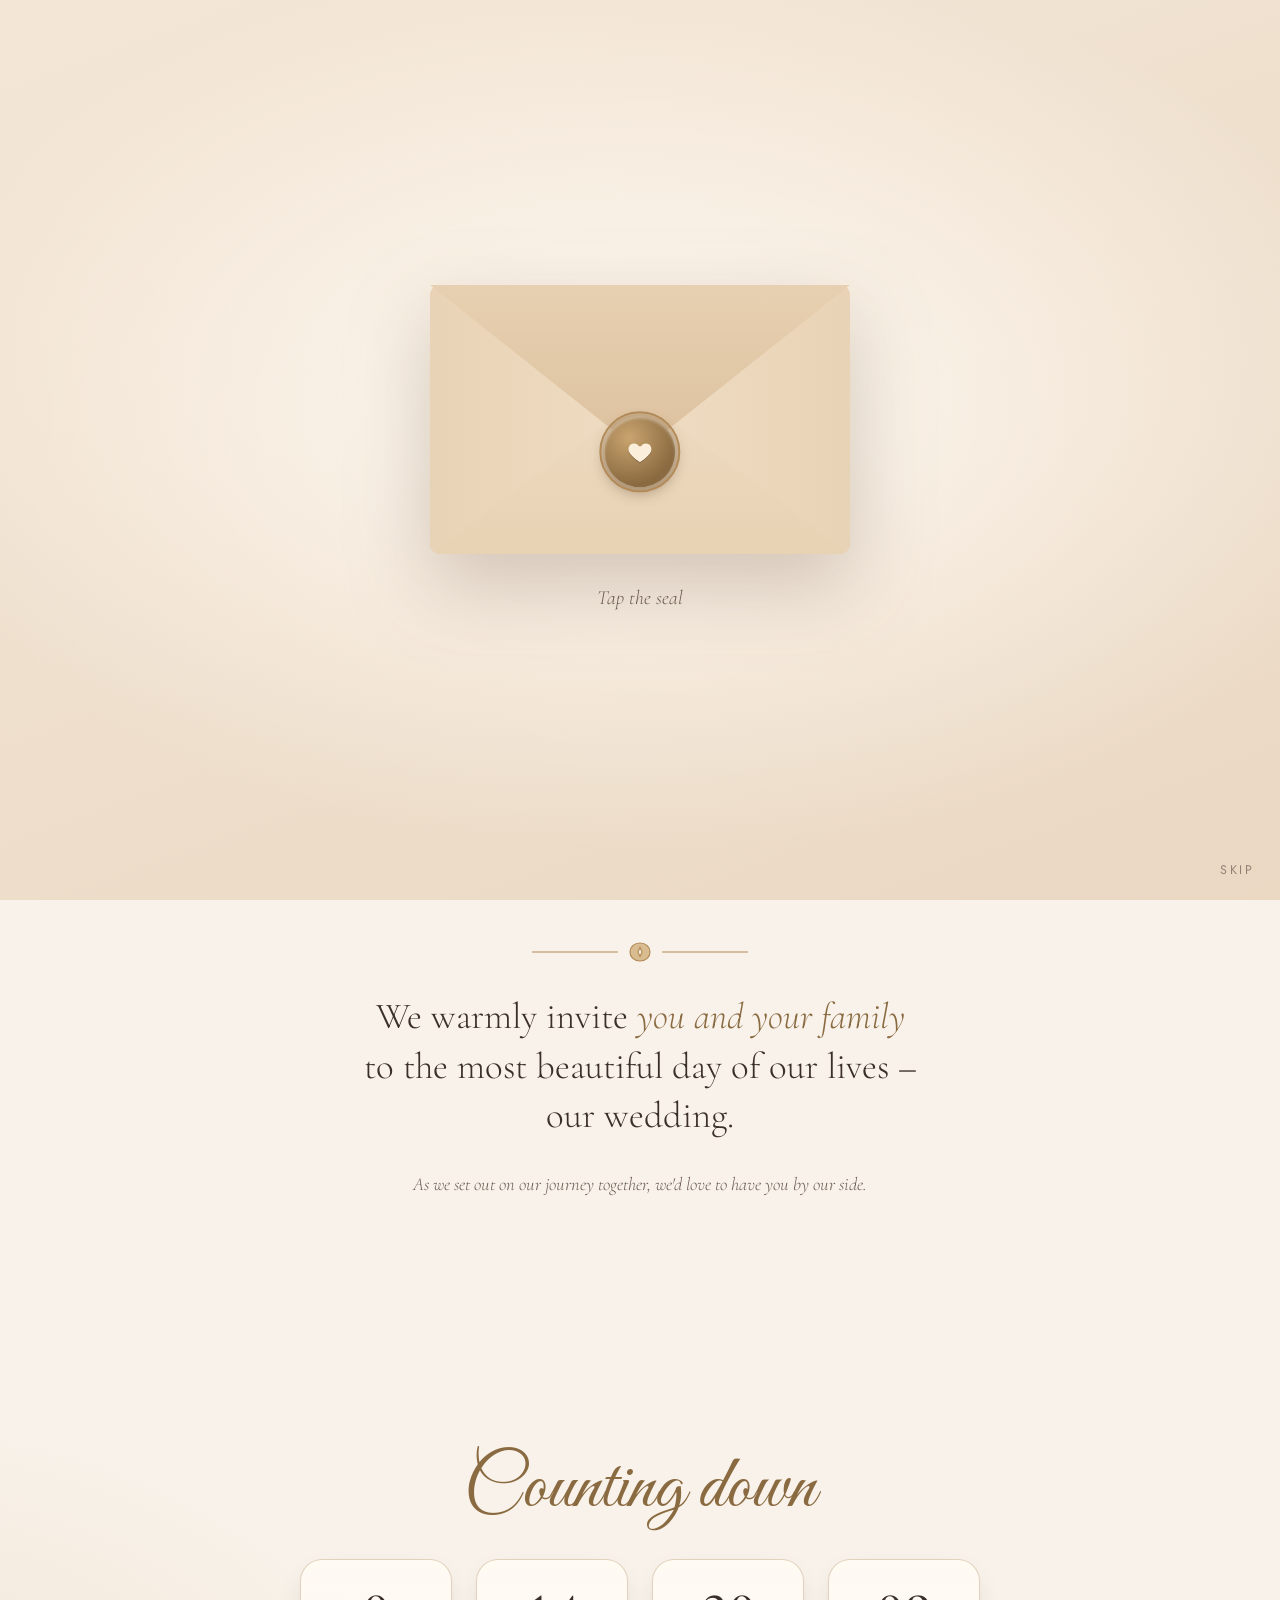
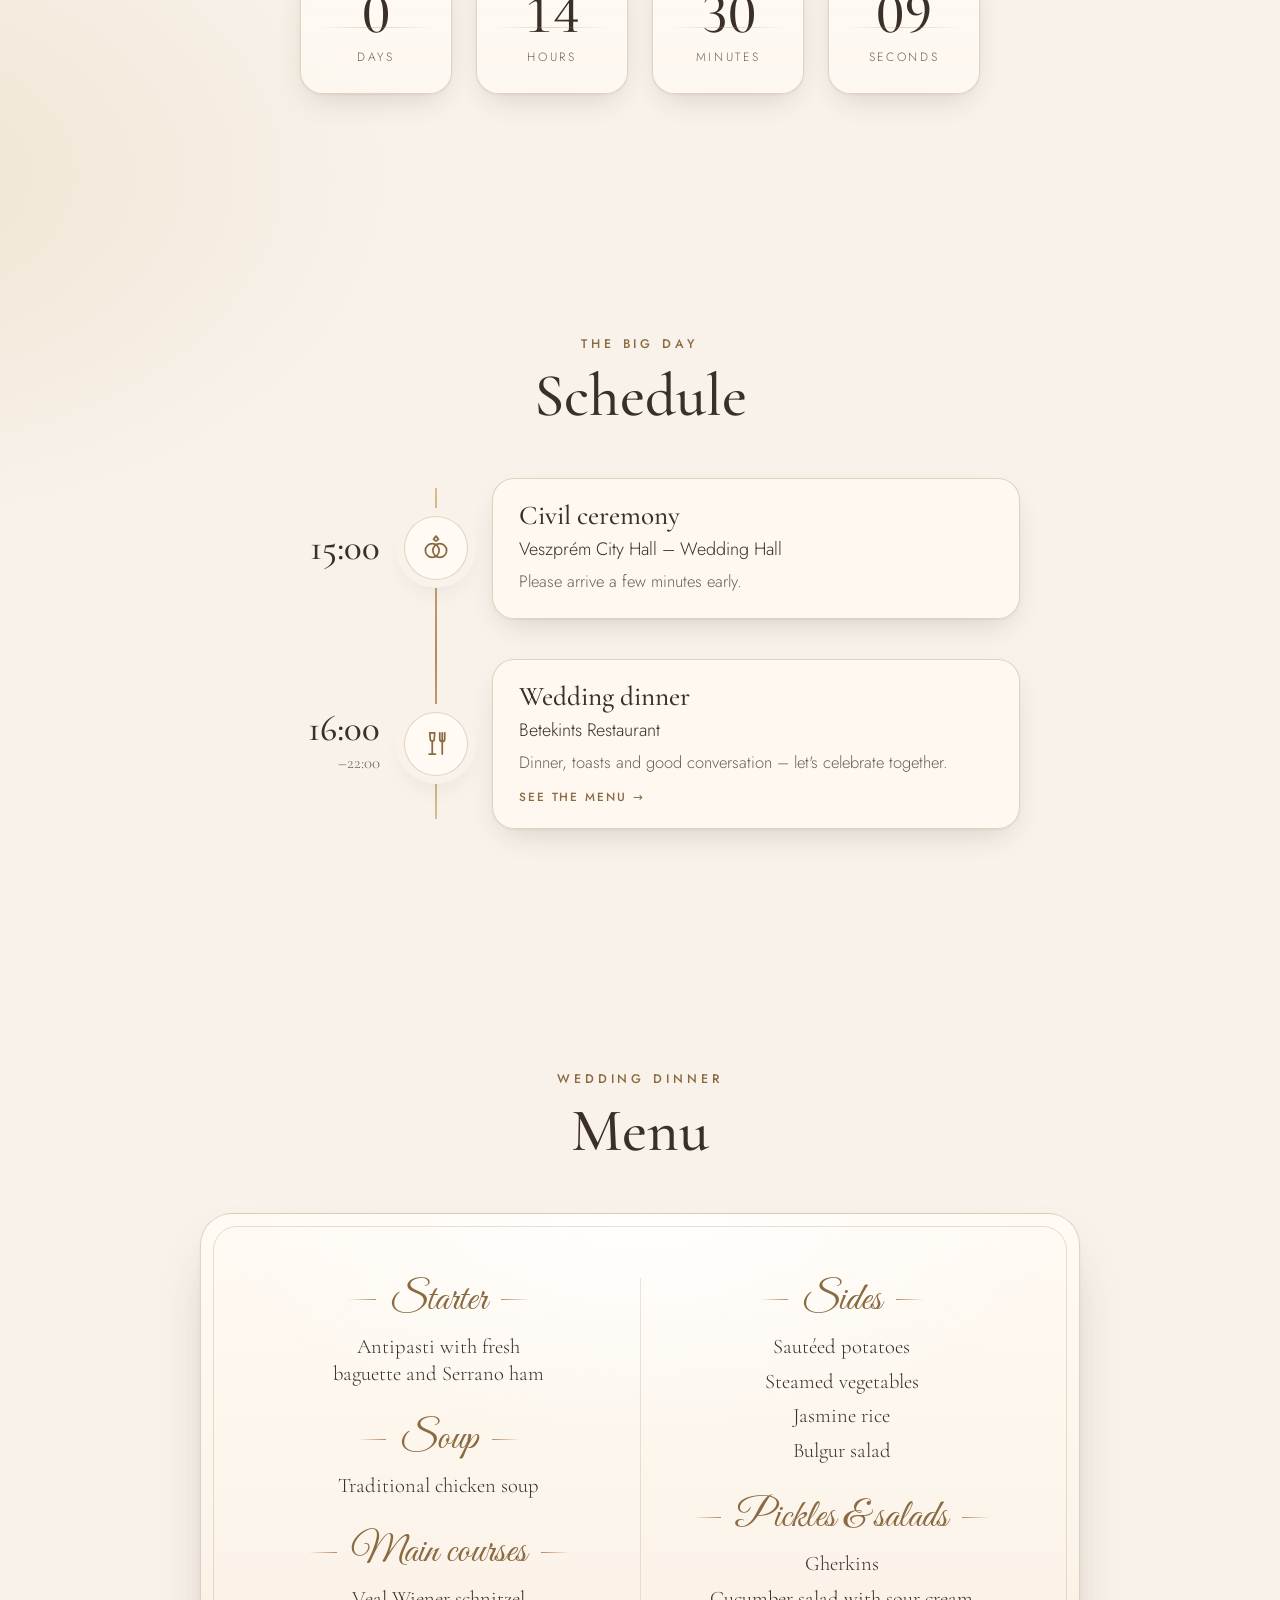
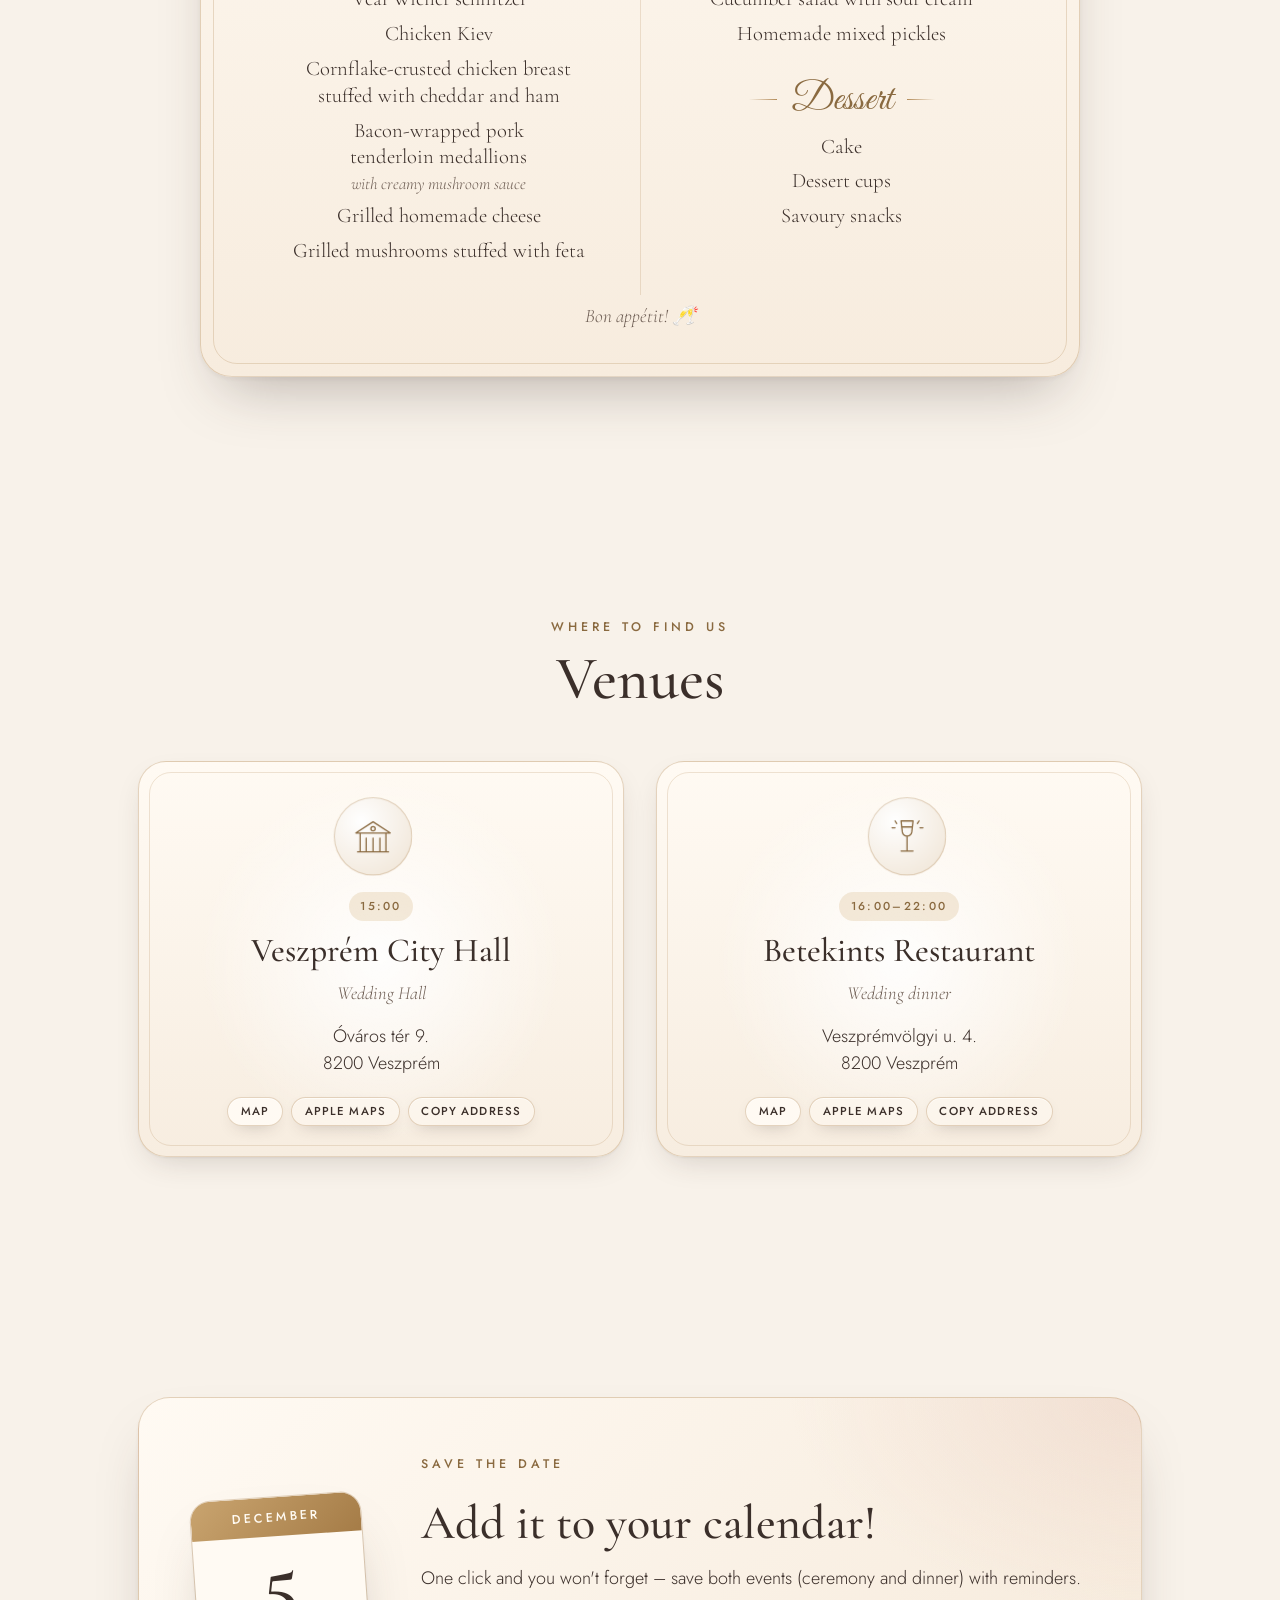
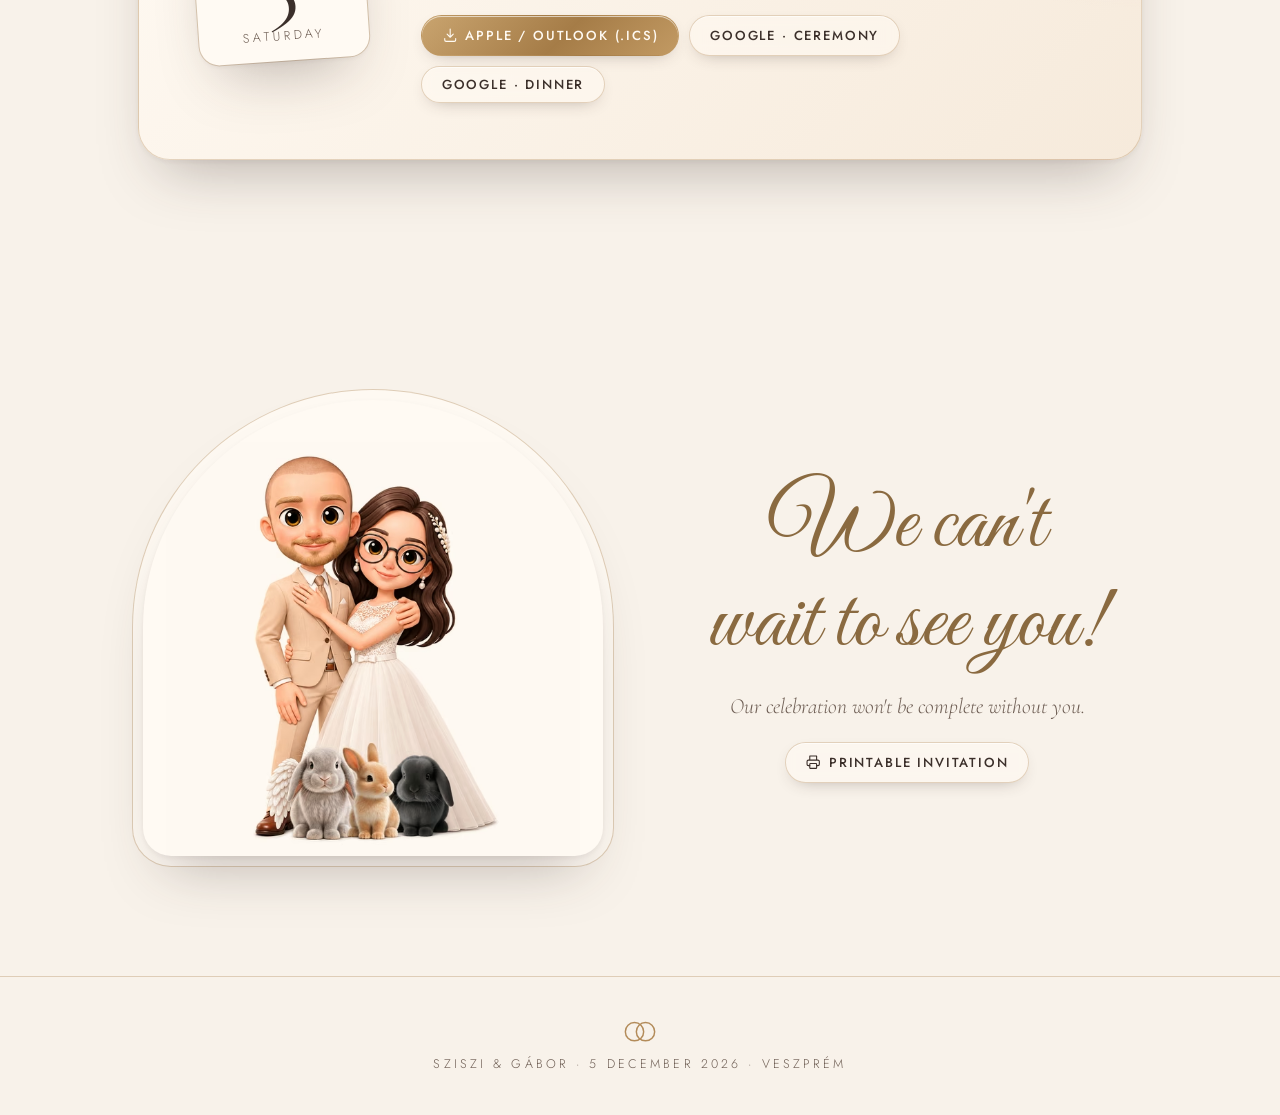
<file: index.html>
<!doctype html>
<html lang="hu">
<head>
  <meta charset="utf-8">
  <meta name="viewport" content="width=device-width, initial-scale=1, viewport-fit=cover">
  <title data-i18n="meta.title">Sziszi &amp; Gábor · Esküvő · 2026. december 5.</title>
  <meta name="description" data-i18n-attr="content:meta.description" content="Sziszi és Gábor összeházasodnak! 2026. december 5., 15:00 · Veszprém, Polgármesteri Hivatal – utána vacsora a Betekints Étteremben.">
  <meta name="theme-color" content="#f8f2ea">
  <meta name="color-scheme" content="light">

  <!-- Link-előnézet (Messenger, WhatsApp, Viber…) -->
  <meta property="og:type" content="website">
  <meta property="og:locale" content="hu_HU">
  <meta property="og:locale:alternate" content="en_GB">
  <meta property="og:title" content="Sziszi &amp; Gábor · Összeházasodunk! · 2026. december 5.">
  <meta property="og:description" content="Szeretettel meghívunk esküvőnkre! 15:00 polgári szertartás Veszprémben, 16:00-tól vacsora a Betekints Étteremben.">
  <meta property="og:url" content="https://95gabor.github.io/wedding/">
  <meta property="og:site_name" content="Sziszi &amp; Gábor esküvője">
  <meta property="og:image" content="https://95gabor.github.io/wedding/assets/img/og-image.jpg?v=4">
  <meta property="og:image:type" content="image/jpeg">
  <meta property="og:image:width" content="1200">
  <meta property="og:image:height" content="630">
  <meta property="og:image:alt" content="Sziszi és Gábor rajzolt alakja, mellettük: Összeházasodunk! 2026. december 5., szombat 15:00, Veszprém">
  <meta name="twitter:card" content="summary_large_image">
  <meta name="twitter:title" content="Sziszi &amp; Gábor · Összeházasodunk! · 2026. december 5.">
  <meta name="twitter:description" content="15:00 polgári szertartás Veszprémben, 16:00-tól vacsora a Betekints Étteremben.">
  <meta name="twitter:image" content="https://95gabor.github.io/wedding/assets/img/og-image.jpg?v=4">

  <link rel="icon" href="assets/img/favicon.svg" type="image/svg+xml">
  <link rel="preconnect" href="https://fonts.googleapis.com">
  <link rel="preconnect" href="https://fonts.gstatic.com" crossorigin>
  <link rel="stylesheet" href="https://fonts.googleapis.com/css2?family=Cormorant+Garamond:ital,wght@0,400;0,500;0,600;1,400;1,500&family=Great+Vibes&family=Jost:wght@300;400;500&display=swap">
  <link rel="preload" as="image" type="image/avif" imagesrcset="assets/img/couple-480.avif 480w, assets/img/couple-900.avif 900w" imagesizes="(max-width: 800px) 70vw, 420px">
  <script>
    /* korai osztályok: villanásmentes intró */
    (() => {
      const d = document.documentElement;
      d.classList.add("js");
      let seen = null;
      try { seen = sessionStorage.getItem("intro-seen"); } catch {}
      const skip = seen || location.hash || new URLSearchParams(location.search).has("nointro") ||
        matchMedia("(prefers-reduced-motion: reduce)").matches;
      if (!skip) d.classList.add("show-intro");
      /* nyelv: ?lang= → mentett választás → böngésző nyelve (magyar, különben angol) */
      let lang = new URLSearchParams(location.search).get("lang");
      if (lang !== "hu" && lang !== "en") {
        try { lang = localStorage.getItem("lang"); } catch {}
      }
      if (lang !== "hu" && lang !== "en") {
        const prefs = navigator.languages?.length ? navigator.languages : [navigator.language || "hu"];
        const hit = prefs.map((l) => l.toLowerCase().slice(0, 2)).find((l) => l === "hu" || l === "en");
        lang = hit || "en";
      }
      d.lang = lang;
      if (lang !== "hu") {
        d.classList.add("i18n-pending");
        setTimeout(() => d.classList.remove("i18n-pending"), 2000);
      }
    })();
  </script>
  <link rel="stylesheet" href="assets/css/style.css">
  <script src="assets/js/i18n.js" defer></script>
  <script src="assets/js/main.js" defer></script>
</head>
<body>
  <a class="skip-link" href="#main" data-i18n="skip">Ugrás a tartalomra</a>

  <!-- ============ Boríték-intró ============ -->
  <div class="envelope-intro" id="intro" aria-hidden="true">
    <div class="envelope">
      <div class="envelope__back"></div>
      <div class="envelope__letter">
        <span class="envelope__letter-kicker" data-i18n="envelope.kicker">Meghívó</span>
        <span class="envelope__letter-date">2026 · 12 · 05</span>
      </div>
      <div class="envelope__front"></div>
      <div class="envelope__flap"></div>
      <button class="envelope__seal" type="button" id="open-envelope" tabindex="-1">
        <svg viewBox="0 0 24 24" aria-hidden="true"><path d="M12 21s-7.5-4.6-9.6-9.2C.9 8.4 3 4.5 6.7 4.5c2.2 0 3.6 1.2 4.3 2.4h2c.7-1.2 2.1-2.4 4.3-2.4 3.7 0 5.8 3.9 4.3 7.3C19.5 16.4 12 21 12 21z"/></svg>
        <span class="sr-only" data-i18n="envelope.open">Meghívó megnyitása</span>
      </button>
    </div>
    <p class="envelope-intro__hint" data-i18n="envelope.hint">Koppints a pecsétre</p>
    <button class="envelope-intro__skip" type="button" id="skip-intro" tabindex="-1" data-i18n="envelope.skip">Kihagyás</button>
  </div>

  <canvas class="snow" id="snow" aria-hidden="true"></canvas>

  <header class="topbar" id="topbar">
    <a class="topbar__brand" href="#top" aria-label="Vissza a tetejére" data-i18n-attr="aria-label:nav.top">
      <svg viewBox="0 0 48 32" aria-hidden="true"><circle cx="18" cy="16" r="10"/><circle cx="30" cy="16" r="10"/></svg>
    </a>
    <nav class="topbar__nav" aria-label="Fő navigáció" data-i18n-attr="aria-label:nav.label">
      <a href="#program" data-i18n="nav.program">Program</a>
      <a href="#menu" data-i18n="nav.menu">Menü</a>
      <a href="#helyszinek" data-i18n="nav.venues">Helyszínek</a>
      <a href="#naptar" data-i18n="nav.calendar">Naptár</a>
      <a href="nyomtathato.html" class="topbar__print" data-i18n="nav.print">Nyomtatható</a>
    </nav>
    <div class="lang-switch" role="group" aria-label="Nyelv / Language">
      <button type="button" data-lang="hu" lang="hu" title="Magyar">HU</button>
      <button type="button" data-lang="en" lang="en" title="English">EN</button>
    </div>
  </header>

  <main id="main">
    <!-- ============ Hero ============ -->
    <section class="hero" id="top">
      <div class="hero__glow" aria-hidden="true"></div>
      <div class="hero__text">
        <p class="eyebrow hero__in" style="--d:0" data-i18n="hero.kicker">Összeházasodunk!</p>
        <h1 class="hero__names">
          <span class="hero__name hero__in" style="--d:1">Sziszi</span>
          <span class="hero__amp hero__in" style="--d:2">&amp;</span>
          <span class="hero__name hero__in" style="--d:3">Gábor</span>
        </h1>
        <div class="hero__date hero__in" style="--d:4">
          <span data-i18n="date.weekday">szombat</span>
          <strong data-i18n="date.long">2026. december 5.</strong>
          <span>15:00 · Veszprém</span>
        </div>
        <div class="hero__actions hero__in" style="--d:5">
          <a class="btn btn--gold" href="#naptar">
            <svg viewBox="0 0 24 24" aria-hidden="true"><rect x="3" y="5" width="18" height="16" rx="2"/><path d="M3 10h18M8 3v4M16 3v4"/></svg>
            <span data-i18n="hero.calendar">Naptárba</span>
          </a>
          <a class="btn btn--ghost" href="#program" data-i18n="hero.details">Részletek</a>
        </div>
      </div>
      <figure class="hero__art hero__in" style="--d:2">
        <div class="hero__halo" aria-hidden="true"></div>
        <picture>
          <source type="image/avif" srcset="assets/img/couple-480.avif 480w, assets/img/couple-900.avif 900w" sizes="(max-width: 800px) 70vw, 420px">
          <img src="assets/img/couple-480.webp" srcset="assets/img/couple-480.webp 480w, assets/img/couple-900.webp 900w" sizes="(max-width: 800px) 70vw, 420px" width="900" height="1415" alt="Sziszi és Gábor rajzolt alakja, egymást átölelve" data-i18n-attr="alt:hero.alt" fetchpriority="high">
        </picture>
      </figure>
      <a class="hero__scroll" href="#meghivo" aria-label="Görgess lejjebb" data-i18n-attr="aria-label:hero.scroll"><span></span></a>
    </section>

    <!-- ============ Meghívó szöveg ============ -->
    <section class="section invite" id="meghivo">
      <div class="ornament reveal" aria-hidden="true">
        <svg viewBox="0 0 220 24"><path d="M2 12h86M132 12h86"/><path d="M110 3c-6 0-10 4-10 9s4 9 10 9 10-4 10-9-4-9-10-9zm0 4.5 2 4.5-2 4.5-2-4.5z"/></svg>
      </div>
      <p class="invite__lead reveal" data-i18n-html="invite.lead">
        Szeretettel meghívunk <em>Téged és kedves családodat</em><br>
        életünk legszebb napjára, házasságkötésünkre.
      </p>
      <p class="invite__quote reveal" data-i18n="invite.quote">Egy közös út kezdetén szeretnénk, ha mellettünk lennétek.</p>
    </section>

    <!-- ============ Visszaszámláló ============ -->
    <section class="section countdown-wrap" aria-labelledby="countdown-title">
      <h2 class="section__title reveal" id="countdown-title"><span class="script" data-i18n="countdown.title">Már csak</span></h2>
      <div class="countdown reveal" id="countdown" data-target="2026-12-05T15:00:00+01:00" role="timer" aria-live="off">
        <div class="countdown__unit"><span class="countdown__num" data-unit="days">--</span><span class="countdown__label" data-i18n="countdown.days">nap</span></div>
        <div class="countdown__unit"><span class="countdown__num" data-unit="hours">--</span><span class="countdown__label" data-i18n="countdown.hours">óra</span></div>
        <div class="countdown__unit"><span class="countdown__num" data-unit="minutes">--</span><span class="countdown__label" data-i18n="countdown.minutes">perc</span></div>
        <div class="countdown__unit"><span class="countdown__num" data-unit="seconds">--</span><span class="countdown__label" data-i18n="countdown.seconds">másodperc</span></div>
      </div>
      <p class="countdown__done" id="countdown-done" hidden data-i18n="countdown.done">Ma van a nagy nap! 💍</p>
    </section>

    <!-- ============ Program ============ -->
    <section class="section program" id="program" aria-labelledby="program-title">
      <p class="eyebrow reveal" data-i18n="program.kicker">A nagy nap</p>
      <h2 class="section__title reveal" id="program-title" data-i18n="program.title">Program</h2>

      <ol class="timeline">
        <li class="timeline__item reveal">
          <div class="timeline__time"><span>15:00</span></div>
          <div class="timeline__dot" aria-hidden="true">
            <svg viewBox="0 0 24 24"><circle cx="9" cy="14" r="5.5"/><circle cx="15" cy="14" r="5.5"/><path d="m10 5 2-2.5L14 5l-2 1.5z"/></svg>
          </div>
          <div class="timeline__card">
            <h3 data-i18n="program.ceremony">Polgári szertartás</h3>
            <p data-i18n="program.ceremonyPlace">Polgármesteri Hivatal – házasságkötő terem</p>
            <p class="muted" data-i18n="program.ceremonyNote">Érdemes néhány perccel korábban érkezni.</p>
          </div>
        </li>
        <li class="timeline__item reveal">
          <div class="timeline__time"><span>16:00</span><small>–22:00</small></div>
          <div class="timeline__dot" aria-hidden="true">
            <svg viewBox="0 0 24 24"><path d="M7 3h4l-.5 6a2.5 2.5 0 0 1-3 0zM9 9.5V20M6.5 20h5M17 3v17M15 3v5a2 2 0 0 0 4 0V3"/></svg>
          </div>
          <div class="timeline__card">
            <h3 data-i18n="program.dinner">Ünnepi vacsora</h3>
            <p data-i18n="program.dinnerPlace">Betekints Étterem</p>
            <p class="muted" data-i18n="program.dinnerNote">Vacsora, koccintás, beszélgetés – együtt ünnepelünk.</p>
            <a class="timeline__link" href="#menu"><span data-i18n="program.menuLink">Nézd meg a menüt</span> <span aria-hidden="true">→</span></a>
          </div>
        </li>
      </ol>
    </section>

    <!-- ============ Menü ============ -->
    <section class="section menu" id="menu" aria-labelledby="menu-title">
      <p class="eyebrow reveal" data-i18n="menu.kicker">Ünnepi vacsora</p>
      <h2 class="section__title reveal" id="menu-title" data-i18n="menu.title">Menü</h2>

      <div class="menu__card reveal">
        <div class="menu__frame" aria-hidden="true"></div>
        <div class="menu__cols">
          <section class="course">
            <h3 class="course__name" data-i18n="menu.starter">Előétel</h3>
            <div class="course__items">
              <p data-i18n="menu.antipasti">Antipasti friss bagettel és serrano sonkával</p>
            </div>
          </section>

          <section class="course">
            <h3 class="course__name" data-i18n="menu.soup">Leves</h3>
            <div class="course__items">
              <p data-i18n="menu.chickenSoup">Tanyasi tyúkhúsleves</p>
            </div>
          </section>

          <section class="course">
            <h3 class="course__name" data-i18n="menu.mains">Főételek</h3>
            <div class="course__items">
              <p data-i18n="menu.schnitzel">Borjú bécsi</p>
              <p data-i18n="menu.kiev">Kijevi jércemell</p>
              <p data-i18n="menu.cornflakes">Cornflakes-bundában sült csirkemell cheddar sajttal és sonkával töltve</p>
              <p data-i18n-html="menu.tenderloin">Szűzérmék szalonnaköntösben <small>tejszínes gombamártással</small></p>
              <p data-i18n="menu.grillCheese">Házi grillsajt</p>
              <p data-i18n="menu.mushrooms">Fetával töltött, grillezett gombafejek</p>
            </div>
          </section>

          <section class="course">
            <h3 class="course__name" data-i18n="menu.sides">Köretek</h3>
            <div class="course__items">
              <p data-i18n="menu.potatoes">Pirított burgonya</p>
              <p data-i18n="menu.vegetables">Párolt zöldségek</p>
              <p data-i18n="menu.rice">Jázminrizs</p>
              <p data-i18n="menu.bulgur">Bulgursaláta</p>
            </div>
          </section>

          <section class="course">
            <h3 class="course__name" data-i18n="menu.pickles">Savanyúságok</h3>
            <div class="course__items">
              <p data-i18n="menu.gherkins">Csemegeuborka</p>
              <p data-i18n="menu.cucumberSalad">Tejfölös uborkasaláta</p>
              <p data-i18n="menu.mixedPickles">Házi vegyes savanyúság</p>
            </div>
          </section>

          <section class="course">
            <h3 class="course__name" data-i18n="menu.dessert">Desszert</h3>
            <div class="course__items">
              <p data-i18n="menu.cake">Torta</p>
              <p data-i18n="menu.cups">Pohárdesszertek</p>
              <p data-i18n="menu.snacks">Sós ropogtatnivalók</p>
            </div>
          </section>
        </div>
        <p class="menu__foot"><span data-i18n="menu.enjoy">Jó étvágyat!</span> <span aria-hidden="true">🥂</span></p>
      </div>
    </section>

    <!-- ============ Helyszínek ============ -->
    <section class="section venues" id="helyszinek" aria-labelledby="venues-title">
      <p class="eyebrow reveal" data-i18n="venues.kicker">Hol találkozunk?</p>
      <h2 class="section__title reveal" id="venues-title" data-i18n="venues.title">Helyszínek</h2>

      <div class="venues__grid">
        <article class="venue reveal tilt">
          <div class="venue__icon" aria-hidden="true">
            <svg viewBox="0 0 48 48"><path d="M6 42h36M9 42V20M39 42V20M4 20 24 7l20 13zM16 42V26M24 42V26M32 42V26"/><circle cx="24" cy="15" r="2.5"/></svg>
          </div>
          <span class="venue__badge">15:00</span>
          <h3 data-i18n="venues.cityHall">Polgármesteri Hivatal</h3>
          <p class="venue__sub" data-i18n="venues.cityHallSub">Házasságkötő terem</p>
          <address>Óváros tér 9.<br>8200 Veszprém</address>
          <div class="venue__actions">
            <a class="btn btn--small" href="https://www.google.com/maps/search/?api=1&amp;query=Veszpr%C3%A9m%20Polg%C3%A1rmesteri%20Hivatal%2C%20%C3%93v%C3%A1ros%20t%C3%A9r%209" target="_blank" rel="noopener" data-i18n="venues.map">Térkép</a>
            <a class="btn btn--small btn--ghost" href="https://maps.apple.com/?q=Polg%C3%A1rmesteri%20Hivatal&amp;address=%C3%93v%C3%A1ros%20t%C3%A9r%209%2C%208200%20Veszpr%C3%A9m" target="_blank" rel="noopener" data-i18n="venues.appleMaps">Apple Térképek</a>
            <button class="btn btn--small btn--ghost copy" type="button" data-copy="Óváros tér 9., 8200 Veszprém" data-i18n="venues.copy">Cím másolása</button>
          </div>
        </article>

        <article class="venue reveal tilt">
          <div class="venue__icon" aria-hidden="true">
            <svg viewBox="0 0 48 48"><path d="M17 6h14l-1.5 13a5.6 5.6 0 0 1-11 0zM24 24.5V40M17 41h14"/><path d="M18.4 13h11.2"/><path d="M36 9l2-3M39 14h3.5M10 14H6.5M12 9l-2-3"/></svg>
          </div>
          <span class="venue__badge">16:00–22:00</span>
          <h3 data-i18n="venues.restaurant">Betekints Étterem</h3>
          <p class="venue__sub" data-i18n="venues.restaurantSub">Ünnepi vacsora</p>
          <address>Veszprémvölgyi u. 4.<br>8200 Veszprém</address>
          <div class="venue__actions">
            <a class="btn btn--small" href="https://www.google.com/maps/search/?api=1&amp;query=Betekints%20%C3%89tterem%2C%20Veszpr%C3%A9mv%C3%B6lgyi%20u.%204%2C%20Veszpr%C3%A9m" target="_blank" rel="noopener" data-i18n="venues.map">Térkép</a>
            <a class="btn btn--small btn--ghost" href="https://maps.apple.com/?q=Betekints%20%C3%89tterem&amp;address=Veszpr%C3%A9mv%C3%B6lgyi%20u.%204%2C%208200%20Veszpr%C3%A9m" target="_blank" rel="noopener" data-i18n="venues.appleMaps">Apple Térképek</a>
            <button class="btn btn--small btn--ghost copy" type="button" data-copy="Veszprémvölgyi u. 4., 8200 Veszprém" data-i18n="venues.copy">Cím másolása</button>
          </div>
        </article>
      </div>
    </section>

    <!-- ============ Naptár ============ -->
    <section class="section calendar" id="naptar" aria-labelledby="cal-title">
      <div class="calendar__card reveal">
        <div class="calendar__date" aria-hidden="true">
          <span class="calendar__month">December</span>
          <span class="calendar__day">5</span>
          <span class="calendar__weekday" data-i18n="date.weekday">szombat</span>
        </div>
        <div class="calendar__body">
          <p class="eyebrow">Save the date</p>
          <h2 class="section__title" id="cal-title" data-i18n="calendar.title">Tedd a naptáradba!</h2>
          <p data-i18n="calendar.text">Egy kattintás, és nem felejted el – mindkét eseményt (szertartás és vacsora) emlékeztetővel együtt elmentheted.</p>
          <div class="calendar__actions">
            <a class="btn btn--gold" href="eskuvo.ics" download="eskuvo-2026-12-05.ics" data-i18n-attr="href:calendar.icsHref;download:calendar.icsName">
              <svg viewBox="0 0 24 24" aria-hidden="true"><path d="M12 3v12m0 0-4.5-4.5M12 15l4.5-4.5M4 17v2a2 2 0 0 0 2 2h12a2 2 0 0 0 2-2v-2"/></svg>
              Apple / Outlook (.ics)
            </a>
            <a class="btn btn--ghost" target="_blank" rel="noopener" data-i18n-attr="href:calendar.googleCeremonyHref" href="https://calendar.google.com/calendar/render?action=TEMPLATE&amp;text=Sziszi+%26+G%C3%A1bor+esk%C3%BCv%C5%91je+%E2%80%93+polg%C3%A1ri+szertart%C3%A1s&amp;dates=20261205T140000Z%2F20261205T150000Z&amp;location=Polg%C3%A1rmesteri+Hivatal+%E2%80%93+h%C3%A1zass%C3%A1gk%C3%B6t%C5%91+terem%2C+%C3%93v%C3%A1ros+t%C3%A9r+9.%2C+8200+Veszpr%C3%A9m&amp;details=Polg%C3%A1ri+szertart%C3%A1s+a+veszpr%C3%A9mi+Polg%C3%A1rmesteri+Hivatal+h%C3%A1zass%C3%A1gk%C3%B6t%C5%91+term%C3%A9ben.+Ut%C3%A1na+vacsora+a+Betekints+%C3%89tteremben.&amp;ctz=Europe%2FBudapest">
              <span data-i18n="calendar.googleCeremony">Google · szertartás</span>
            </a>
            <a class="btn btn--ghost" target="_blank" rel="noopener" data-i18n-attr="href:calendar.googleDinnerHref" href="https://calendar.google.com/calendar/render?action=TEMPLATE&amp;text=Sziszi+%26+G%C3%A1bor+esk%C3%BCv%C5%91je+%E2%80%93+vacsora+%28Betekints+%C3%89tterem%29&amp;dates=20261205T150000Z%2F20261205T210000Z&amp;location=Betekints+%C3%89tterem%2C+Veszpr%C3%A9mv%C3%B6lgyi+u.+4.%2C+8200+Veszpr%C3%A9m&amp;details=%C3%9Cnnepi+vacsora+16%3A00-t%C3%B3l+22%3A00-ig.&amp;ctz=Europe%2FBudapest">
              <span data-i18n="calendar.googleDinner">Google · vacsora</span>
            </a>
          </div>
        </div>
      </div>
    </section>

    <!-- ============ Zárás ============ -->
    <section class="section closing" aria-labelledby="closing-title">
      <figure class="closing__art reveal">
        <picture>
          <source type="image/avif" srcset="assets/img/family-600.avif 600w, assets/img/family-1000.avif 1000w" sizes="(max-width: 700px) 86vw, 460px">
          <img src="assets/img/family-600.webp" srcset="assets/img/family-600.webp 600w, assets/img/family-1000.webp 1000w" sizes="(max-width: 700px) 86vw, 460px" width="1000" height="1000" alt="Sziszi és Gábor a nyuszikkal" data-i18n-attr="alt:closing.alt" loading="lazy">
        </picture>
      </figure>
      <div class="closing__text">
        <h2 class="closing__title reveal" id="closing-title"><span class="script" data-i18n="closing.title">Várunk szeretettel!</span></h2>
        <p class="reveal" data-i18n="closing.text">Az ünnep a Ti jelenlétetekkel lesz teljes.</p>
        <a class="btn btn--ghost reveal" href="nyomtathato.html">
          <svg viewBox="0 0 24 24" aria-hidden="true"><path d="M7 9V3h10v6M7 17H5a2 2 0 0 1-2-2v-4a2 2 0 0 1 2-2h14a2 2 0 0 1 2 2v4a2 2 0 0 1-2 2h-2"/><rect x="7" y="14" width="10" height="7" rx="1"/></svg>
          <span data-i18n="closing.print">Nyomtatható meghívó</span>
        </a>
      </div>
    </section>
  </main>

  <footer class="footer">
    <svg viewBox="0 0 48 32" aria-hidden="true"><circle cx="18" cy="16" r="10"/><circle cx="30" cy="16" r="10"/></svg>
    <p data-i18n="footer">Sziszi &amp; Gábor · 2026. december 5. · Veszprém</p>
  </footer>

  <div class="toast" id="toast" role="status" aria-live="polite"></div>
</body>
</html>
</file>
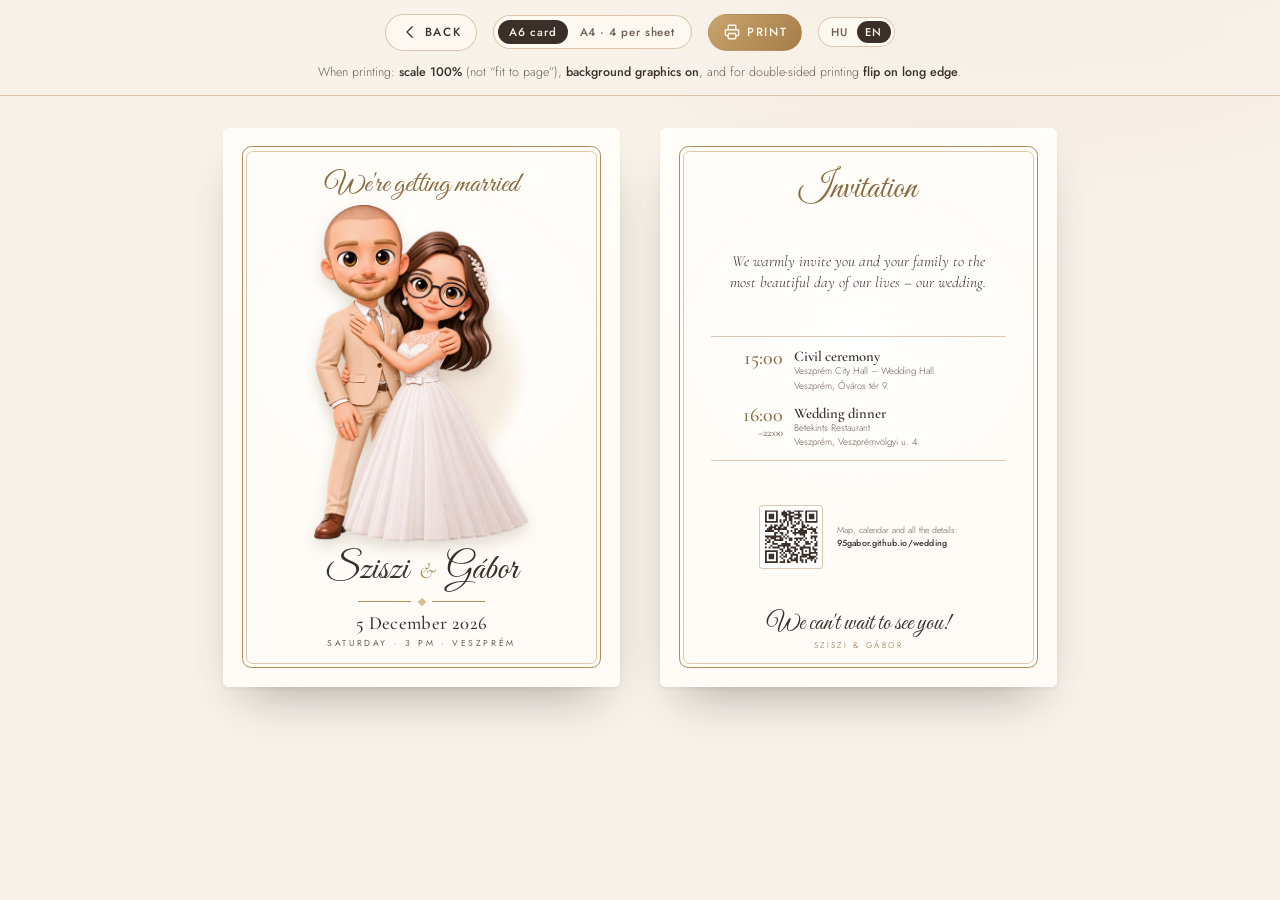
<file: nyomtathato.html>
<!doctype html>
<html lang="hu">
<head>
  <meta charset="utf-8">
  <meta name="viewport" content="width=device-width, initial-scale=1">
  <title data-i18n="print.title">Sziszi &amp; Gábor · Nyomtatható meghívó</title>
  <meta name="description" content="Nyomtatható esküvői meghívókártya (A6 vagy 4 db egy A4-es lapon).">
  <meta name="theme-color" content="#f8f2ea">
  <meta name="color-scheme" content="light">
  <meta name="robots" content="noindex">
  <link rel="icon" href="assets/img/favicon.svg" type="image/svg+xml">
  <link rel="preconnect" href="https://fonts.googleapis.com">
  <link rel="preconnect" href="https://fonts.gstatic.com" crossorigin>
  <link rel="stylesheet" href="https://fonts.googleapis.com/css2?family=Cormorant+Garamond:ital,wght@0,400;0,500;0,600;1,400;1,500&family=Great+Vibes&family=Jost:wght@300;400;500&display=swap">
  <link rel="stylesheet" href="assets/css/print.css">
  <style id="page-size">@page { size: 105mm 148mm; margin: 0; }</style>
  <script>
    (() => {
      const d = document.documentElement;
      let lang = new URLSearchParams(location.search).get("lang");
      if (lang !== "hu" && lang !== "en") { try { lang = localStorage.getItem("lang"); } catch {} }
      if (lang !== "hu" && lang !== "en") {
        const prefs = navigator.languages?.length ? navigator.languages : [navigator.language || "hu"];
        lang = prefs.map((l) => l.toLowerCase().slice(0, 2)).find((l) => l === "hu" || l === "en") || "en";
      }
      d.lang = lang;
      if (lang !== "hu") {
        d.classList.add("i18n-pending");
        setTimeout(() => d.classList.remove("i18n-pending"), 2000);
      }
    })();
  </script>
  <script src="assets/js/i18n.js" defer></script>
  <script src="assets/js/print.js" defer></script>
</head>
<body class="format-a6">
  <header class="toolbar">
    <a class="toolbar__back" href="./">
      <svg viewBox="0 0 24 24" aria-hidden="true"><path d="M15 5 8 12l7 7"/></svg>
      <span data-i18n="print.back">Vissza</span>
    </a>
    <div class="toolbar__group" role="radiogroup" aria-label="Nyomtatási formátum" data-i18n-attr="aria-label:print.formatLabel">
      <label class="seg"><input type="radio" name="format" value="a6" checked><span data-i18n="print.a6">A6 kártya</span></label>
      <label class="seg"><input type="radio" name="format" value="a4"><span data-i18n="print.a4">A4 · 4 db / lap</span></label>
    </div>
    <button class="toolbar__print" type="button" id="print-btn">
      <svg viewBox="0 0 24 24" aria-hidden="true"><path d="M7 9V3h10v6M7 17H5a2 2 0 0 1-2-2v-4a2 2 0 0 1 2-2h14a2 2 0 0 1 2 2v4a2 2 0 0 1-2 2h-2"/><rect x="7" y="14" width="10" height="7" rx="1"/></svg>
      <span data-i18n="print.print">Nyomtatás</span>
    </button>
    <div class="lang-switch" role="group" aria-label="Nyelv / Language">
      <button type="button" data-lang="hu" lang="hu" title="Magyar">HU</button>
      <button type="button" data-lang="en" lang="en" title="English">EN</button>
    </div>
    <p class="toolbar__hint" id="hint" data-i18n-html="print.hint">
      Nyomtatáskor: <b>méretezés 100%</b> (ne „oldalhoz igazítás”), <b>háttérgrafika bekapcsolva</b>, kétoldalas nyomtatásnál <b>hosszú él mentén</b> fordítva.
    </p>
  </header>

  <main class="preview" id="preview">
    <div class="sheets" id="sheets">
      <!-- ============ ELŐLAP ============ -->
      <section class="sheet sheet--front" aria-label="Meghívó előlap" data-i18n-attr="aria-label:print.frontLabel">
        <article class="card card--front">
          <div class="card__frame" aria-hidden="true"></div>
          <p class="f-kicker" data-i18n="print.kicker">Összeházasodunk</p>
          <figure class="f-art">
            <picture>
              <source type="image/avif" srcset="assets/img/couple-900.avif">
              <img src="assets/img/couple-900.webp" width="900" height="1415" alt="Sziszi és Gábor rajzolt alakja" data-i18n-attr="alt:print.alt">
            </picture>
          </figure>
          <h1 class="f-names">Sziszi <span>&amp;</span> Gábor</h1>
          <div class="f-rule" aria-hidden="true"><span></span><i></i><span></span></div>
          <p class="f-date" data-i18n="date.long">2026. december 5.</p>
          <p class="f-meta" data-i18n="print.meta">szombat · 15 óra · Veszprém</p>
        </article>
      </section>

      <!-- ============ HÁTLAP ============ -->
      <section class="sheet sheet--back" aria-label="Meghívó hátlap" data-i18n-attr="aria-label:print.backLabel">
        <article class="card card--back">
          <div class="card__frame" aria-hidden="true"></div>
          <p class="b-title" data-i18n="print.backTitle">Meghívó</p>
          <p class="b-lead" data-i18n="print.lead">Szeretettel meghívunk Téged és kedves családodat életünk legszebb napjára, házasságkötésünkre.</p>

          <ol class="b-program">
            <li>
              <span class="b-time">15:00</span>
              <div>
                <strong data-i18n="print.ceremony">Polgári szertartás</strong>
                <span data-i18n="print.ceremonyPlace">Polgármesteri Hivatal – házasságkötő terem</span>
                <span>Veszprém, Óváros tér 9.</span>
              </div>
            </li>
            <li>
              <span class="b-time">16:00<small>–22:00</small></span>
              <div>
                <strong data-i18n="print.dinner">Ünnepi vacsora</strong>
                <span data-i18n="print.dinnerPlace">Betekints Étterem</span>
                <span>Veszprém, Veszprémvölgyi u. 4.</span>
              </div>
            </li>
          </ol>

          <div class="b-qr">
            <img src="assets/img/qr.svg" width="29" height="29" alt="QR-kód a meghívó weboldalához" data-i18n-attr="alt:print.qrAlt">
            <p><span data-i18n="print.qrText">Térkép, naptár és minden részlet:</span><br><b>95gabor.github.io/wedding</b></p>
          </div>

          <p class="b-sign"><span data-i18n="print.sign">Várunk szeretettel!</span><small>Sziszi &amp; Gábor</small></p>
        </article>
      </section>
    </div>
  </main>
</body>
</html>
</file>
<file: assets/css/style.css>
/* ==========================================================================
   Esküvői meghívó – fő stíluslap
   ========================================================================== */

@view-transition { navigation: auto; }

:root {
  --paper: #f8f2ea;
  --paper-2: #fffaf3;
  --paper-3: #efe3d3;
  --ink: #3b2f2a;
  --ink-soft: #6e5e54;
  --gold: #b38b59;
  --gold-2: #d9bc8f;
  --gold-deep: #8a6a40;
  --blush: #ecd3c6;
  --sage: #7d927f;
  --line: color-mix(in oklab, var(--gold) 35%, transparent);
  --shadow: 0 1px 2px rgb(59 47 42 / .06), 0 12px 32px -12px rgb(59 47 42 / .22);
  --shadow-lg: 0 2px 4px rgb(59 47 42 / .05), 0 30px 60px -24px rgb(59 47 42 / .35);

  --font-serif: "Cormorant Garamond", "Cormorant", Georgia, "Times New Roman", serif;
  --font-script: "Great Vibes", "Segoe Script", cursive;
  --font-sans: "Jost", system-ui, -apple-system, "Segoe UI", sans-serif;

  --ease: cubic-bezier(.22, 1, .36, 1);
  --ease-spring: cubic-bezier(.34, 1.56, .64, 1);
  --radius: 22px;
  --gutter: clamp(16px, 5vw, 48px);

  color-scheme: light;
}

*, *::before, *::after { box-sizing: border-box; }

html {
  scroll-behavior: smooth;
  overflow-x: clip;
  scroll-padding-top: 80px;
  -webkit-text-size-adjust: 100%;
  text-size-adjust: 100%;
}

body {
  margin: 0;
  min-height: 100svh;
  background:
    radial-gradient(1200px 700px at 85% -10%, rgb(236 211 198 / .55), transparent 60%),
    radial-gradient(900px 600px at -10% 30%, rgb(217 188 143 / .25), transparent 60%),
    var(--paper);
  color: var(--ink);
  font-family: var(--font-sans);
  font-weight: 300;
  font-size: clamp(1rem, .95rem + .25vw, 1.125rem);
  line-height: 1.65;
  overflow-x: clip;
  -webkit-font-smoothing: antialiased;
}

/* finom papírtextúra */
body::before {
  content: "";
  position: fixed;
  inset: 0;
  z-index: 0;
  pointer-events: none;
  opacity: .35;
  background-image: url("data:image/svg+xml,%3Csvg xmlns='http://www.w3.org/2000/svg' width='160' height='160'%3E%3Cfilter id='n'%3E%3CfeTurbulence type='fractalNoise' baseFrequency='.8' numOctaves='3' stitchTiles='stitch'/%3E%3CfeColorMatrix values='0 0 0 0 .55 0 0 0 0 .45 0 0 0 0 .35 0 0 0 .08 0'/%3E%3C/filter%3E%3Crect width='100%25' height='100%25' filter='url(%23n)'/%3E%3C/svg%3E");
}

img { display: block; max-width: 100%; height: auto; }
svg { display: block; }
a { color: inherit; }
h1, h2, h3 { font-family: var(--font-serif); font-weight: 500; line-height: 1.1; margin: 0; text-wrap: balance; }
p { margin: 0; text-wrap: pretty; }
address { font-style: normal; }

.sr-only {
  position: absolute; width: 1px; height: 1px; padding: 0; margin: -1px;
  overflow: hidden; clip: rect(0 0 0 0); white-space: nowrap; border: 0;
}

.skip-link {
  position: fixed; left: 16px; top: -60px; z-index: 100;
  padding: .6em 1em; border-radius: 999px;
  background: var(--ink); color: var(--paper); text-decoration: none;
  transition: top .3s var(--ease);
}
.skip-link:focus { top: 16px; }

:focus-visible { outline: 2px solid var(--gold); outline-offset: 3px; border-radius: 6px; }

::selection { background: var(--blush); color: var(--ink); }

main, .footer { position: relative; z-index: 1; }

.eyebrow {
  font-family: var(--font-sans);
  font-weight: 500;
  font-size: .78rem;
  letter-spacing: .32em;
  text-transform: uppercase;
  color: var(--gold-deep);
}

.script { font-family: var(--font-script); font-weight: 400; }

.muted { color: var(--ink-soft); font-size: .92em; }

/* ---------- Gombok ---------- */
.btn {
  --bg: var(--paper-2);
  --fg: var(--ink);
  --bd: var(--line);
  position: relative;
  isolation: isolate;
  display: inline-flex;
  align-items: center;
  justify-content: center;
  gap: .55em;
  padding: .85em 1.5em;
  border-radius: 999px;
  border: 1px solid var(--bd);
  background: var(--bg);
  color: var(--fg);
  font: 500 .82rem/1 var(--font-sans);
  letter-spacing: .14em;
  text-transform: uppercase;
  text-decoration: none;
  cursor: pointer;
  overflow: hidden;
  box-shadow: 0 1px 0 rgb(255 255 255 / .6) inset, 0 6px 18px -10px rgb(59 47 42 / .45);
  transition: transform .45s var(--ease), box-shadow .45s var(--ease), background-color .3s, color .3s, border-color .3s;
  -webkit-tap-highlight-color: transparent;
}
.btn svg { width: 1.25em; height: 1.25em; fill: none; stroke: currentColor; stroke-width: 1.6; stroke-linecap: round; stroke-linejoin: round; }
.btn::after { /* fényvillanás */
  content: "";
  position: absolute; inset: 0; z-index: -1;
  background: linear-gradient(110deg, transparent 30%, rgb(255 255 255 / .65) 50%, transparent 70%);
  translate: -110% 0;
  transition: translate .8s var(--ease);
}
.btn:hover { transform: translateY(-2px); box-shadow: 0 1px 0 rgb(255 255 255 / .6) inset, 0 14px 28px -12px rgb(59 47 42 / .5); }
.btn:hover::after { translate: 110% 0; }
.btn:active { transform: translateY(0) scale(.98); }

.btn--gold {
  --bg: linear-gradient(135deg, #c9a46f, #a57c47 55%, #c29a63);
  --fg: #fffaf2;
  --bd: transparent;
  background: var(--bg);
}
.btn--ghost { --bg: rgb(255 250 243 / .55); backdrop-filter: blur(6px); }
.btn--small { padding: .7em 1.1em; font-size: .72rem; letter-spacing: .1em; }

/* ==========================================================================
   Boríték-intró
   ========================================================================== */
.envelope-intro { display: none; }

.show-intro .envelope-intro {
  position: fixed;
  inset: 0;
  z-index: 50;
  display: grid;
  place-items: center;
  align-content: center;
  gap: 28px;
  padding: 24px;
  background:
    radial-gradient(60% 50% at 50% 45%, rgb(255 250 243 / 1), transparent),
    linear-gradient(160deg, #f3e6d6, #ead8c3);
  transition: opacity .9s var(--ease), visibility .9s, scale .9s var(--ease);
}
.show-intro body { overflow: hidden; }
.intro-done .envelope-intro { opacity: 0; visibility: hidden; scale: 1.08; pointer-events: none; }
.intro-done body { overflow: auto; }

.envelope {
  --w: min(84vw, 420px);
  --h: calc(var(--w) * .64);
  position: relative;
  width: var(--w);
  height: var(--h);
  perspective: 1200px;
  animation: envelope-float 4s ease-in-out infinite;
  filter: drop-shadow(0 30px 40px rgb(90 64 40 / .25));
}
.envelope > * { position: absolute; inset: 0; }

.envelope__back { background: linear-gradient(#e4cdb0, #dcc19f); border-radius: 10px; }

.envelope__letter {
  inset: 8px 14px auto;
  height: calc(var(--h) - 16px);
  border-radius: 6px;
  background: var(--paper-2);
  display: grid;
  place-content: center;
  text-align: center;
  gap: 4px;
  box-shadow: 0 0 0 1px var(--line) inset, 0 0 0 7px var(--paper-2) inset, 0 0 0 8px var(--line) inset;
  transition: transform 1s var(--ease) .55s;
  z-index: 1;
}
.envelope__letter-kicker { font-family: var(--font-script); font-size: calc(var(--w) * .12); color: var(--gold-deep); line-height: 1; }
.envelope__letter-date { font: 500 .7rem/1 var(--font-sans); letter-spacing: .35em; color: var(--ink-soft); }

.envelope__front {
  z-index: 2;
  border-radius: 10px;
  clip-path: polygon(0 0, 50% 58%, 100% 0, 100% 100%, 0 100%);
  background: linear-gradient(90deg, #e9d3b6, #efdcc2 50%, #e9d3b6);
}
.envelope__front::after {
  content: "";
  position: absolute; inset: 0;
  border-radius: 10px;
  clip-path: polygon(0 100%, 50% 42%, 100% 100%);
  background: linear-gradient(#f1e0c8, #e8d2b4);
}

.envelope__flap {
  z-index: 3;
  height: 62%;
  transform-origin: top center;
  clip-path: polygon(0 0, 100% 0, 50% 100%);
  background: linear-gradient(#e7d0b1, #dcc19e);
  transition: transform .8s var(--ease), z-index 0s .4s;
}

.envelope__seal {
  position: absolute;
  inset: auto;
  z-index: 4;
  left: 50%;
  top: 62%;
  width: calc(var(--w) * .17);
  aspect-ratio: 1;
  translate: -50% -50%;
  border: 0;
  border-radius: 50%;
  display: grid;
  place-items: center;
  cursor: pointer;
  background: radial-gradient(circle at 35% 30%, #c9a46f, #8a6a40 70%);
  box-shadow: 0 0 0 4px rgb(138 106 64 / .25), 0 6px 14px rgb(60 40 20 / .35), inset 0 2px 3px rgb(255 255 255 / .35);
  transition: transform .5s var(--ease-spring), opacity .4s;
  animation: seal-pulse 2.4s ease-in-out infinite;
}
.envelope__seal svg { width: 46%; fill: #fbeedb; filter: drop-shadow(0 1px 0 rgb(0 0 0 / .25)); }
.envelope__seal:hover { transform: scale(1.08) rotate(-6deg); }

.envelope-intro__hint {
  font-family: var(--font-serif);
  font-style: italic;
  font-size: 1.25rem;
  color: var(--ink-soft);
  animation: hint 2.4s ease-in-out infinite;
}
.envelope-intro__skip {
  position: absolute; right: 20px; bottom: max(20px, env(safe-area-inset-bottom));
  border: 0; background: none; cursor: pointer;
  font: 400 .78rem var(--font-sans); letter-spacing: .2em; text-transform: uppercase;
  color: var(--ink-soft); opacity: .7;
}
.envelope-intro__skip:hover { opacity: 1; }

/* nyitás */
.is-opening .envelope { animation: none; }
.is-opening .envelope__seal { opacity: 0; transform: scale(.4) rotate(30deg); }
.is-opening .envelope__flap { transform: rotateX(180deg); z-index: 0; }
.is-opening .envelope__letter { transform: translateY(-58%); }
.is-opening .envelope-intro__hint { opacity: 0; transition: opacity .3s; animation: none; }

@keyframes envelope-float { 50% { translate: 0 -8px; } }
@keyframes seal-pulse { 50% { box-shadow: 0 0 0 10px rgb(138 106 64 / .08), 0 6px 14px rgb(60 40 20 / .35), inset 0 2px 3px rgb(255 255 255 / .35); } }
@keyframes hint { 50% { opacity: .45; } }

/* ==========================================================================
   Hó / aranypor
   ========================================================================== */
.snow {
  position: fixed;
  inset: 0;
  z-index: 0;
  width: 100%;
  height: 100%;
  pointer-events: none;
}

/* ==========================================================================
   Felső sáv
   ========================================================================== */
.topbar {
  position: fixed;
  inset: 0 0 auto;
  z-index: 20;
  display: flex;
  align-items: center;
  justify-content: space-between;
  gap: 16px;
  padding: 14px var(--gutter);
  padding-top: max(14px, env(safe-area-inset-top));
  transition: background-color .5s var(--ease), box-shadow .5s var(--ease), padding .5s var(--ease), translate .5s var(--ease);
}
.topbar.is-scrolled {
  background: rgb(248 242 234 / .78);
  backdrop-filter: blur(14px) saturate(1.2);
  -webkit-backdrop-filter: blur(14px) saturate(1.2);
  box-shadow: 0 1px 0 var(--line);
  padding-block: 10px;
}
.topbar.is-hidden { translate: 0 -110%; }

.topbar__brand svg { width: 40px; fill: none; stroke: var(--gold); stroke-width: 2; transition: transform .6s var(--ease); }
.topbar__brand:hover svg { transform: rotate(-12deg) scale(1.08); }

.topbar__nav { display: flex; gap: clamp(12px, 3vw, 32px); margin-left: auto; }

/* nyelvváltó */
.lang-switch {
  display: inline-flex;
  flex: none;
  padding: 3px;
  border-radius: 999px;
  border: 1px solid var(--line);
  background: rgb(255 250 243 / .7);
}
.lang-switch button {
  border: 0;
  padding: .45em .7em;
  border-radius: 999px;
  background: transparent;
  color: var(--ink-soft);
  font: 500 .68rem/1 var(--font-sans);
  letter-spacing: .12em;
  cursor: pointer;
  transition: background-color .35s var(--ease), color .35s;
}
.lang-switch button[aria-pressed="true"] { background: var(--ink); color: var(--paper); }
.lang-switch button:not([aria-pressed="true"]):hover { color: var(--ink); }

/* angol nyelvnél a fordítás betöltéséig ne villanjon fel a magyar szöveg */
.i18n-pending body { visibility: hidden; }
.topbar__nav a {
  position: relative;
  font-size: .74rem;
  font-weight: 500;
  letter-spacing: .18em;
  text-transform: uppercase;
  text-decoration: none;
  color: var(--ink-soft);
  padding-block: 6px;
  transition: color .3s;
}
.topbar__nav a::after {
  content: "";
  position: absolute; left: 0; right: 0; bottom: 0;
  height: 1px; background: var(--gold);
  scale: 0 1; transform-origin: right;
  transition: scale .5s var(--ease);
}
.topbar__nav a:hover, .topbar__nav a.is-active { color: var(--ink); }
.topbar__nav a:hover::after, .topbar__nav a.is-active::after { scale: 1 1; transform-origin: left; }
.topbar__print { color: var(--gold-deep) !important; }

/* ==========================================================================
   Hero
   ========================================================================== */
.hero {
  overflow-x: clip;
  position: relative;
  min-height: 100svh;
  display: grid;
  grid-template-columns: 1.05fr .95fr;
  align-items: center;
  gap: clamp(16px, 4vw, 64px);
  padding: 110px var(--gutter) 90px;
  max-width: 1200px;
  margin-inline: auto;
}

.hero__glow {
  position: absolute;
  inset: 10% -10% auto auto;
  width: 60vmax; aspect-ratio: 1;
  border-radius: 50%;
  background: radial-gradient(circle, rgb(255 250 243 / .9), transparent 65%);
  pointer-events: none;
  z-index: -1;
}

.hero__text { text-align: center; display: grid; justify-items: center; gap: 22px; }

.hero__names {
  display: grid;
  justify-items: center;
  font-family: var(--font-script);
  font-weight: 400;
  font-size: clamp(3.4rem, 2.2rem + 6vw, 7.2rem);
  line-height: .95;
  color: var(--ink);
}
.hero__name {
  background: linear-gradient(100deg, var(--ink) 0 40%, var(--gold) 50%, var(--ink) 60% 100%) 0 0 / 300% 100%;
  -webkit-background-clip: text;
  background-clip: text;
  color: transparent;
  padding: .32em .3em .22em;
  margin-block: -.22em -.12em;
}
.intro-done .hero__name, html:not(.show-intro) .hero__name { animation: rise 1.2s var(--ease) both, shimmer 7s ease-in-out 1.8s infinite; animation-delay: calc(var(--d) * 140ms + 150ms), 2.5s; }

.hero__amp {
  font-family: var(--font-serif);
  font-style: italic;
  font-size: .5em;
  color: var(--gold);
  margin-block: -.05em;
}

.hero__date {
  display: grid;
  justify-items: center;
  gap: 2px;
  padding: 14px 28px;
  border-block: 1px solid var(--line);
  font-family: var(--font-serif);
}
.hero__date span { font-size: .78rem; letter-spacing: .32em; text-transform: uppercase; font-family: var(--font-sans); color: var(--ink-soft); }
.hero__date strong { font-weight: 500; font-size: clamp(1.6rem, 1.2rem + 1.4vw, 2.3rem); letter-spacing: .02em; }

.hero__actions { display: flex; flex-wrap: wrap; justify-content: center; gap: 12px; }

.hero__art {
  position: relative;
  margin: 0;
  justify-self: center;
  width: min(100%, 420px);
}
.hero__art img {
  position: relative;
  filter: drop-shadow(0 30px 30px rgb(90 64 40 / .22));
  animation: float 7s ease-in-out infinite;
  transform-origin: 50% 100%;
}
.hero__halo {
  position: absolute;
  inset: 8% -6% 4%;
  border-radius: 999px 999px 40% 40%;
  background:
    radial-gradient(circle at 50% 30%, rgb(255 255 255 / .95), rgb(255 250 243 / 0) 60%),
    conic-gradient(from 180deg, rgb(217 188 143 / .45), rgb(236 211 198 / .5), rgb(217 188 143 / .45));
  filter: blur(18px);
  animation: halo 12s linear infinite;
}

.hero__scroll {
  position: absolute;
  left: 50%; bottom: 26px;
  translate: -50% 0;
  width: 26px; height: 42px;
  border: 1.5px solid var(--gold);
  border-radius: 20px;
  opacity: .8;
}
.hero__scroll span {
  position: absolute; left: 50%; top: 8px;
  width: 3px; height: 8px; margin-left: -1.5px;
  border-radius: 2px; background: var(--gold);
  animation: scroll-dot 2s var(--ease) infinite;
}

/* belépő animáció */
.hero__in { animation: rise 1.2s var(--ease) both; animation-delay: calc(var(--d) * 140ms + 150ms); }
.show-intro:not(.intro-done) .hero__in { animation-play-state: paused; }

@keyframes rise { from { opacity: 0; translate: 0 34px; filter: blur(8px); } }
@keyframes shimmer { 0%, 70% { background-position: 100% 0; } 100% { background-position: 0 0; } }
@keyframes float { 50% { transform: translateY(-12px) rotate(.6deg); } }
@keyframes halo { to { rotate: 360deg; } }
@keyframes scroll-dot { 0% { opacity: 0; translate: 0 0; } 30% { opacity: 1; } 100% { opacity: 0; translate: 0 14px; } }

/* ==========================================================================
   Szekciók
   ========================================================================== */
.section {
  position: relative;
  max-width: 1100px;
  margin-inline: auto;
  padding: clamp(64px, 10vw, 120px) var(--gutter);
  text-align: center;
}
.section__title { font-size: clamp(2.3rem, 1.6rem + 3vw, 3.8rem); margin-top: 8px; }
.section__title .script { font-size: 1.25em; color: var(--gold-deep); }

/* görgetésre megjelenés */
.js .reveal {
  opacity: 0;
  translate: 0 40px;
  filter: blur(6px);
  transition: opacity 1s var(--ease), translate 1.1s var(--ease), filter 1s var(--ease);
  transition-delay: var(--rd, 0ms);
}
.js .reveal.is-visible { opacity: 1; translate: 0 0; filter: none; }
.js .venue.reveal { transition: transform .6s var(--ease), box-shadow .6s var(--ease), opacity 1s var(--ease) var(--rd, 0ms), translate 1.1s var(--ease) var(--rd, 0ms), filter 1s var(--ease) var(--rd, 0ms); }

/* ---------- Meghívó szöveg ---------- */
.invite { display: grid; justify-items: center; gap: 28px; padding-top: 40px; }
.ornament svg { width: min(220px, 60vw); fill: none; stroke: var(--gold); stroke-width: 1.2; }
.ornament svg path:last-child { fill: var(--gold-2); }
.js .ornament path:first-child { stroke-dasharray: 220; stroke-dashoffset: 220; transition: stroke-dashoffset 2s var(--ease) .2s; }
.js .ornament.is-visible path:first-child { stroke-dashoffset: 0; }
.invite__lead {
  max-width: 34ch;
  font-family: var(--font-serif);
  font-size: clamp(1.5rem, 1.1rem + 1.6vw, 2.3rem);
  line-height: 1.35;
}
.invite__lead em { color: var(--gold-deep); }
.invite__quote { font-family: var(--font-serif); font-style: italic; font-size: 1.15rem; color: var(--ink-soft); }

/* ---------- Visszaszámláló ---------- */
.countdown {
  display: grid;
  grid-template-columns: repeat(4, minmax(0, 1fr));
  gap: clamp(8px, 2.5vw, 24px);
  max-width: 680px;
  margin: 28px auto 0;
}
.countdown__unit {
  position: relative;
  display: grid;
  gap: 4px;
  padding: clamp(14px, 3vw, 26px) 6px;
  border-radius: var(--radius);
  background: linear-gradient(180deg, rgb(255 250 243 / .95), rgb(255 250 243 / .7));
  border: 1px solid var(--line);
  box-shadow: var(--shadow);
  overflow: hidden;
}
.countdown__unit::before {
  content: "";
  position: absolute; left: 12%; right: 12%; top: 50%;
  height: 1px;
  background: linear-gradient(90deg, transparent, var(--line), transparent);
}
.countdown__num {
  font-family: var(--font-serif);
  font-weight: 500;
  font-size: clamp(2rem, 1.2rem + 4vw, 3.6rem);
  line-height: 1;
  font-variant-numeric: tabular-nums lining-nums;
  color: var(--ink);
  display: inline-block;
}
.countdown__num.tick { animation: tick .6s var(--ease); }
.countdown__label { font-size: clamp(.6rem, .55rem + .3vw, .75rem); letter-spacing: .22em; text-transform: uppercase; color: var(--ink-soft); }
.countdown__done { margin-top: 24px; font-family: var(--font-script); font-size: 2.6rem; color: var(--gold-deep); }
@keyframes tick { from { opacity: 0; transform: translateY(-45%) rotateX(70deg); } }

/* ---------- Program / idővonal ---------- */
.timeline {
  --dot: 64px;
  position: relative;
  list-style: none;
  margin: 48px auto 0;
  padding: 0;
  max-width: 760px;
  display: grid;
  gap: 40px;
  text-align: left;
}
.timeline::before {
  content: "";
  position: absolute;
  top: 10px; bottom: 10px;
  left: calc(120px + 24px + var(--dot) / 2);
  width: 2px;
  margin-left: -1px;
  background: linear-gradient(var(--gold-2), var(--gold), var(--gold-2));
  transform-origin: top;
}
@supports (animation-timeline: view()) {
  .timeline::before {
    animation: draw linear both;
    animation-timeline: view();
    animation-range: entry 10% cover 55%;
  }
}
@keyframes draw { from { scale: 1 0; } }

.timeline__item {
  display: grid;
  grid-template-columns: 120px var(--dot) 1fr;
  align-items: center;
  gap: 24px;
}
.timeline__time { text-align: right; font-family: var(--font-serif); }
.timeline__time span { display: block; font-size: 2.3rem; font-weight: 500; line-height: 1; }
.timeline__time small { font-size: 1.05rem; color: var(--ink-soft); }
.timeline__dot {
  position: relative;
  z-index: 1;
  width: var(--dot); aspect-ratio: 1;
  display: grid; place-items: center;
  border-radius: 50%;
  background: var(--paper-2);
  border: 1px solid var(--line);
  box-shadow: 0 0 0 8px var(--paper), var(--shadow);
}
.timeline__dot svg { width: 30px; fill: none; stroke: var(--gold-deep); stroke-width: 1.4; stroke-linecap: round; stroke-linejoin: round; }
.timeline__item.is-visible .timeline__dot { animation: pop .8s var(--ease-spring) .2s both; }
@keyframes pop { from { scale: .3; opacity: 0; } }

.timeline__card {
  padding: 22px 26px;
  border-radius: var(--radius);
  background: rgb(255 250 243 / .85);
  border: 1px solid var(--line);
  box-shadow: var(--shadow);
  display: grid;
  gap: 4px;
  transition: transform .5s var(--ease), box-shadow .5s var(--ease);
}
.timeline__card:hover { transform: translateX(6px); box-shadow: var(--shadow-lg); }
.timeline__card h3 { font-size: 1.7rem; }

/* ---------- Menü ---------- */
.menu__card {
  position: relative;
  max-width: 880px;
  margin: 48px auto 0;
  padding: clamp(36px, 6vw, 64px) clamp(24px, 6vw, 72px) clamp(28px, 4vw, 44px);
  border-radius: calc(var(--radius) + 10px);
  background:
    radial-gradient(600px 320px at 50% 0%, rgb(255 255 255 / .9), transparent 70%),
    linear-gradient(180deg, var(--paper-2), #f7ecde);
  border: 1px solid var(--line);
  box-shadow: var(--shadow-lg);
}
.menu__frame {
  position: absolute;
  inset: 12px;
  border: 1px solid color-mix(in oklab, var(--gold) 28%, transparent);
  border-radius: calc(var(--radius) + 2px);
  pointer-events: none;
}
.menu__cols {
  columns: 2;
  column-gap: clamp(32px, 6vw, 72px);
  column-rule: 1px solid color-mix(in oklab, var(--gold) 22%, transparent);
}
.course {
  break-inside: avoid;
  padding-bottom: 30px;
}
.course__name {
  display: flex;
  align-items: center;
  justify-content: center;
  gap: 14px;
  margin-bottom: 12px;
  font-family: var(--font-script);
  font-weight: 400;
  font-size: clamp(2rem, 1.6rem + 1.2vw, 2.5rem);
  color: var(--gold-deep);
}
.course__name::before,
.course__name::after {
  content: "";
  width: 28px;
  height: 1px;
  background: linear-gradient(90deg, transparent, var(--gold));
}
.course__name::after { background: linear-gradient(90deg, var(--gold), transparent); }
.course__items { display: grid; justify-items: center; gap: 8px; text-align: center; }
.course__items p {
  font-family: var(--font-serif);
  font-size: clamp(1.12rem, 1.05rem + .3vw, 1.3rem);
  line-height: 1.3;
  text-wrap: balance;
}
.course__items small {
  display: block;
  margin-top: 2px;
  font-style: italic;
  font-size: .82em;
  color: var(--ink-soft);
}
.js .menu__card.is-visible .course { animation: rise .9s var(--ease) both; }
.js .menu__card.is-visible .course:nth-child(2) { animation-delay: .08s; }
.js .menu__card.is-visible .course:nth-child(3) { animation-delay: .16s; }
.js .menu__card.is-visible .course:nth-child(4) { animation-delay: .24s; }
.js .menu__card.is-visible .course:nth-child(5) { animation-delay: .32s; }
.js .menu__card.is-visible .course:nth-child(6) { animation-delay: .4s; }
.menu__foot {
  margin-top: 6px;
  font-family: var(--font-serif);
  font-style: italic;
  font-size: 1.2rem;
  color: var(--ink-soft);
}

.timeline__link {
  justify-self: start;
  margin-top: 6px;
  font-size: .74rem;
  font-weight: 500;
  letter-spacing: .16em;
  text-transform: uppercase;
  text-decoration: none;
  color: var(--gold-deep);
}
.timeline__link span { display: inline-block; transition: translate .4s var(--ease); }
.timeline__link:hover span { translate: 5px 0; }

/* ---------- Helyszínek ---------- */
.venues__grid {
  display: grid;
  grid-template-columns: repeat(2, minmax(0, 1fr));
  gap: clamp(18px, 3vw, 32px);
  margin-top: 48px;
  perspective: 1000px;
}
.venue {
  --rx: 0deg; --ry: 0deg; --mx: 50%; --my: 50%;
  position: relative;
  display: grid;
  justify-items: center;
  gap: 8px;
  padding: 40px 28px 30px;
  border-radius: calc(var(--radius) + 6px);
  background:
    radial-gradient(400px circle at var(--mx) var(--my), rgb(255 255 255 / .9), transparent 45%),
    linear-gradient(180deg, var(--paper-2), #f7ede0);
  border: 1px solid var(--line);
  box-shadow: var(--shadow);
  transform: rotateX(var(--rx)) rotateY(var(--ry));
  transform-style: preserve-3d;
  transition: transform .6s var(--ease), box-shadow .6s var(--ease), opacity 1s var(--ease), translate 1.1s var(--ease), filter 1s var(--ease);
}
.venue:hover { box-shadow: var(--shadow-lg); }
.venue::before { /* belső keret */
  content: "";
  position: absolute; inset: 10px;
  border-radius: var(--radius);
  border: 1px solid color-mix(in oklab, var(--gold) 22%, transparent);
  pointer-events: none;
}
.venue__icon {
  width: 76px; aspect-ratio: 1;
  display: grid; place-items: center;
  border-radius: 50%;
  background: radial-gradient(circle at 35% 30%, #fff, var(--paper-3));
  box-shadow: inset 0 0 0 1px var(--line);
  margin-bottom: 6px;
  transform: translateZ(30px);
}
.venue__icon svg { width: 40px; fill: none; stroke: var(--gold-deep); stroke-width: 1.5; stroke-linecap: round; stroke-linejoin: round; }
.venue__badge {
  font-size: .72rem; font-weight: 500; letter-spacing: .2em;
  padding: .45em 1em; border-radius: 999px;
  background: color-mix(in oklab, var(--gold-2) 30%, transparent);
  color: var(--gold-deep);
}
.venue h3 { font-size: clamp(1.7rem, 1.4rem + 1vw, 2.1rem); margin-top: 4px; }
.venue__sub { font-family: var(--font-serif); font-style: italic; font-size: 1.15rem; color: var(--ink-soft); }
.venue address { margin: 6px 0 12px; line-height: 1.5; }
.venue__actions { display: flex; flex-wrap: wrap; justify-content: center; gap: 8px; }

/* ---------- Naptár ---------- */
.calendar__card {
  display: grid;
  grid-template-columns: auto 1fr;
  align-items: center;
  gap: clamp(24px, 5vw, 56px);
  padding: clamp(28px, 5vw, 56px);
  border-radius: calc(var(--radius) + 10px);
  text-align: left;
  background:
    radial-gradient(500px 300px at 100% 0%, rgb(236 211 198 / .55), transparent 70%),
    linear-gradient(135deg, var(--paper-2), #f6eadb);
  border: 1px solid var(--line);
  box-shadow: var(--shadow-lg);
}
.calendar__card .section__title { font-size: clamp(2rem, 1.5rem + 2vw, 3rem); }
.calendar__body { display: grid; gap: 14px; }
.calendar__actions { display: flex; flex-wrap: wrap; gap: 10px; margin-top: 8px; }

.calendar__date {
  width: clamp(130px, 18vw, 170px);
  display: grid;
  justify-items: center;
  border-radius: 20px;
  overflow: hidden;
  background: var(--paper-2);
  box-shadow: var(--shadow-lg), 0 0 0 1px var(--line);
  rotate: -4deg;
  transition: rotate .7s var(--ease-spring), scale .7s var(--ease-spring);
}
.calendar__card:hover .calendar__date { rotate: 2deg; scale: 1.04; }
.calendar__month {
  width: 100%; text-align: center;
  padding: 10px 0 8px;
  background: linear-gradient(135deg, #c9a46f, #a57c47);
  color: #fffaf2;
  font-size: .78rem; font-weight: 500; letter-spacing: .25em; text-transform: uppercase;
}
.calendar__day { font-family: var(--font-serif); font-size: clamp(4rem, 3rem + 3vw, 5.6rem); line-height: 1.05; font-weight: 500; }
.calendar__weekday { padding-bottom: 14px; font-size: .78rem; letter-spacing: .25em; text-transform: uppercase; color: var(--ink-soft); }

/* ---------- Zárás ---------- */
.closing {
  display: grid;
  grid-template-columns: 1fr 1fr;
  align-items: center;
  gap: clamp(20px, 5vw, 64px);
}
.closing__art {
  margin: 0;
  justify-self: center;
  width: min(100%, 460px);
  border-radius: 50% 50% 28px 28px;
  overflow: hidden;
  background: var(--paper-2);
  box-shadow: var(--shadow-lg), 0 0 0 10px var(--paper-2), 0 0 0 11px var(--line);
}
/* felül hely a fejnek, a nagyítás a lábaktól indul, így a fej nem csúszik ki az ívből */
.closing__art picture { display: block; padding: 9% 5% 0; }
.closing__art img { mix-blend-mode: multiply; transform-origin: 50% 92%; transition: scale 1.4s var(--ease); }
.closing__art:hover img, .closing__art:active img { scale: 1.05; }
.closing__text { display: grid; justify-items: center; gap: 18px; }
.closing__title { font-size: clamp(3.4rem, 2.4rem + 4vw, 5.6rem); font-weight: 400; color: var(--gold-deep); line-height: 1; }
.closing__text p { font-family: var(--font-serif); font-size: 1.35rem; font-style: italic; color: var(--ink-soft); }

/* ---------- Lábléc ---------- */
.footer {
  display: grid;
  justify-items: center;
  gap: 8px;
  padding: 40px 16px calc(40px + env(safe-area-inset-bottom));
  border-top: 1px solid var(--line);
  font-size: .78rem;
  letter-spacing: .25em;
  text-transform: uppercase;
  color: var(--ink-soft);
}
.footer svg { width: 44px; fill: none; stroke: var(--gold); stroke-width: 1.6; }

/* ---------- Toast ---------- */
.toast {
  position: fixed;
  left: 50%; bottom: max(24px, env(safe-area-inset-bottom));
  z-index: 60;
  translate: -50% 140%;
  padding: .8em 1.4em;
  border-radius: 999px;
  background: var(--ink);
  color: var(--paper);
  font-size: .9rem;
  box-shadow: var(--shadow-lg);
  opacity: 0;
  transition: translate .5s var(--ease-spring), opacity .3s;
  pointer-events: none;
}
.toast.is-shown { translate: -50% 0; opacity: 1; }

/* ==========================================================================
   Nézetváltás (index ⇄ nyomtatható)
   ========================================================================== */
::view-transition-old(root) { animation: vt-out .45s var(--ease) both; }
::view-transition-new(root) { animation: vt-in .6s var(--ease) both; }
@keyframes vt-out { to { opacity: 0; translate: 0 -24px; filter: blur(6px); } }
@keyframes vt-in { from { opacity: 0; translate: 0 24px; filter: blur(6px); } }

/* ==========================================================================
   Reszponzív
   ========================================================================== */
@media (max-width: 860px) {
  .hero {
    grid-template-columns: 1fr;
    padding-top: 96px;
    padding-bottom: 110px;
    gap: 8px;
  }
  .hero__art { width: min(72vw, 340px); order: -1; }
  .hero__glow { inset: 0 -30% auto; width: 120vw; }
  .closing { grid-template-columns: 1fr; }
  .closing__art { width: min(86vw, 420px); }
}

@media (max-width: 720px) {
  .venues__grid { grid-template-columns: 1fr; }
  .menu__cols { columns: 1; }
  .calendar__card { grid-template-columns: 1fr; justify-items: center; text-align: center; }
  .calendar__actions { justify-content: center; }
  .timeline { --dot: 52px; gap: 28px; }
  .timeline::before { left: calc(var(--dot) / 2); }
  .timeline__item { grid-template-columns: var(--dot) 1fr; grid-template-rows: auto auto; column-gap: 16px; row-gap: 10px; }
  .timeline__time { grid-column: 2; grid-row: 1; text-align: left; display: flex; align-items: baseline; gap: 8px; }
  .timeline__time span { display: inline; font-size: 2rem; }
  .timeline__dot { grid-column: 1; grid-row: 1 / span 2; align-self: start; }
  .timeline__dot svg { width: 24px; }
  .timeline__card { grid-column: 2; padding: 18px 20px; }
}

@media (max-width: 460px) {
  .topbar__brand { display: none; }
  .topbar { gap: 10px; padding-inline: 12px; }
  .topbar__nav { gap: 11px; margin-left: 0; }
  .topbar__nav a { font-size: .62rem; letter-spacing: .08em; }
  .topbar__print { display: none; } /* a zárószakaszban is elérhető */
  .lang-switch { margin-left: auto; }
  .lang-switch button { padding: .45em .55em; font-size: .6rem; letter-spacing: .06em; }
  .hero__date { padding-inline: 12px; }
  .btn { padding: .8em 1.2em; letter-spacing: .1em; }
  .countdown__unit { border-radius: 16px; }
  .countdown__label { letter-spacing: .06em; font-size: .58rem; }
}

/* ==========================================================================
   Csökkentett mozgás
   ========================================================================== */
@media (prefers-reduced-motion: reduce) {
  html { scroll-behavior: auto; }
  *, *::before, *::after {
    animation-duration: .01ms !important;
    animation-iteration-count: 1 !important;
    transition-duration: .01ms !important;
  }
  .snow { display: none; }
  @view-transition { navigation: none; }
}
</file>
<file: assets/css/print.css>
/* ==========================================================================
   Nyomtatható meghívó (A6 = 105 × 148 mm)
   ========================================================================== */

@view-transition { navigation: auto; }

:root {
  --paper: #f8f2ea;
  --card: #fffcf7;
  --ink: #3b2f2a;
  --ink-soft: #6e5e54;
  --gold: #b38b59;
  --gold-2: #d9bc8f;
  --gold-deep: #8a6a40;
  --line: rgb(179 139 89 / .45);
  --font-serif: "Cormorant Garamond", Georgia, serif;
  --font-script: "Great Vibes", cursive;
  --font-sans: "Jost", system-ui, sans-serif;
  --ease: cubic-bezier(.22, 1, .36, 1);
  color-scheme: light;
}

*, *::before, *::after { box-sizing: border-box; }
html { -webkit-text-size-adjust: 100%; text-size-adjust: 100%; }

body {
  margin: 0;
  min-height: 100svh;
  background:
    radial-gradient(900px 500px at 80% -10%, rgb(236 211 198 / .55), transparent 60%),
    var(--paper);
  color: var(--ink);
  font-family: var(--font-sans);
  font-weight: 300;
  -webkit-print-color-adjust: exact;
  print-color-adjust: exact;
}
img, svg { display: block; max-width: 100%; }
h1, p, figure, ol { margin: 0; }

/* ---------------- Eszköztár (csak képernyőn) ---------------- */
.toolbar {
  position: sticky;
  top: 0;
  z-index: 5;
  display: flex;
  flex-wrap: wrap;
  align-items: center;
  justify-content: center;
  gap: 12px 16px;
  padding: 14px 16px;
  background: rgb(248 242 234 / .82);
  backdrop-filter: blur(14px);
  -webkit-backdrop-filter: blur(14px);
  border-bottom: 1px solid var(--line);
}
.toolbar svg { width: 18px; height: 18px; fill: none; stroke: currentColor; stroke-width: 1.7; stroke-linecap: round; stroke-linejoin: round; }

.toolbar__back, .toolbar__print {
  display: inline-flex; align-items: center; gap: 6px;
  padding: .7em 1.2em;
  border-radius: 999px;
  font: 500 .74rem/1 var(--font-sans);
  letter-spacing: .14em;
  text-transform: uppercase;
  text-decoration: none;
  color: var(--ink);
  border: 1px solid var(--line);
  background: rgb(255 250 243 / .7);
  cursor: pointer;
  transition: transform .4s var(--ease), box-shadow .4s var(--ease);
}
.toolbar__print { background: linear-gradient(135deg, #c9a46f, #a57c47); color: #fffaf2; border-color: transparent; }
.toolbar__back:hover, .toolbar__print:hover { transform: translateY(-2px); box-shadow: 0 10px 20px -10px rgb(59 47 42 / .5); }

.toolbar__group {
  display: inline-flex;
  padding: 4px;
  border-radius: 999px;
  background: rgb(255 250 243 / .8);
  border: 1px solid var(--line);
}
.seg { position: relative; cursor: pointer; }
.seg input { position: absolute; opacity: 0; pointer-events: none; }
.seg span {
  display: block;
  padding: .55em 1em;
  border-radius: 999px;
  font: 500 .72rem/1 var(--font-sans);
  letter-spacing: .08em;
  color: var(--ink-soft);
  transition: background-color .35s var(--ease), color .35s;
}
.seg input:checked + span { background: var(--ink); color: var(--paper); }
.seg input:focus-visible + span { outline: 2px solid var(--gold); outline-offset: 2px; }

.toolbar__hint {
  flex-basis: 100%;
  text-align: center;
  font-size: .78rem;
  color: var(--ink-soft);
}
.toolbar__hint b { font-weight: 500; color: var(--ink); }

.lang-switch {
  display: inline-flex;
  padding: 3px;
  border-radius: 999px;
  border: 1px solid var(--line);
  background: rgb(255 250 243 / .8);
}
.lang-switch button {
  border: 0;
  padding: .5em .75em;
  border-radius: 999px;
  background: transparent;
  color: var(--ink-soft);
  font: 500 .7rem/1 var(--font-sans);
  letter-spacing: .1em;
  cursor: pointer;
  transition: background-color .35s var(--ease), color .35s;
}
.lang-switch button[aria-pressed="true"] { background: var(--ink); color: var(--paper); }
.i18n-pending body { visibility: hidden; }

/* ---------------- Előnézet ---------------- */
.preview { padding: 32px 16px 64px; overflow: hidden; }
.sheets {
  display: flex;
  flex-wrap: wrap;
  justify-content: center;
  gap: 40px;
  margin-inline: auto;
  width: max-content;
  max-width: none;
  view-transition-name: sheets;
}
.format-a6 .sheets { flex-wrap: nowrap; }
.format-a4 .sheets { flex-direction: column; }

.sheet { display: flex; }
.format-a6 .sheet { animation: card-in .9s var(--ease) both; }
.format-a6 .sheet--back { animation-delay: .15s; }

.format-a4 .sheet {
  width: 210mm;
  height: 297mm;
  display: grid;
  grid-template-columns: repeat(2, 105mm);
  grid-template-rows: repeat(2, 148mm);
  place-content: center;
  background: #fff;
  box-shadow: 0 2px 4px rgb(59 47 42 / .06), 0 30px 60px -24px rgb(59 47 42 / .35);
}
.format-a4 .card { box-shadow: none; outline: .2mm dashed rgb(110 94 84 / .35); outline-offset: -.1mm; border-radius: 0; }

@keyframes card-in { from { opacity: 0; transform: translateY(30px) rotate(-2deg); } }

/* ---------------- Kártya ---------------- */
.card {
  position: relative;
  width: 105mm;
  height: 148mm;
  flex: none;
  overflow: hidden;
  display: flex;
  flex-direction: column;
  align-items: center;
  text-align: center;
  padding: 11mm 10mm 10mm;
  background:
    radial-gradient(70mm 60mm at 50% 38%, #fff 0%, transparent 70%),
    linear-gradient(170deg, #fffdf9, var(--card));
  border-radius: 1.5mm;
  box-shadow: 0 2px 4px rgb(59 47 42 / .06), 0 26px 50px -22px rgb(59 47 42 / .4);
  transition: transform .6s var(--ease), box-shadow .6s var(--ease);
}
.format-a6 .card:hover { transform: translateY(-6px) rotate(-.6deg); }

.card__frame,
.card__frame::after {
  position: absolute;
  inset: 5mm;
  border: .35mm solid var(--gold);
  border-radius: 2.5mm;
  pointer-events: none;
}
.card__frame::after { content: ""; inset: .9mm; border-width: .15mm; border-color: var(--line); border-radius: 1.8mm; }

/* előlap */
.f-kicker {
  font-family: var(--font-script);
  font-size: 22pt;
  line-height: 1.1;
  color: var(--gold-deep);
}
.f-art {
  position: relative;
  flex: 1 1 0;
  min-height: 0;
  width: 100%;
  margin: 1mm 0 2mm;
  display: grid;
  place-items: center;
}
.f-art::before {
  content: "";
  position: absolute;
  width: 58mm; aspect-ratio: 1;
  border-radius: 50%;
  background: radial-gradient(circle, rgb(236 211 198 / .7), rgb(217 188 143 / .25) 55%, transparent 70%);
}
.f-art picture { position: absolute; inset: 0; }
.f-art img { width: 100%; height: 100%; object-fit: contain; filter: drop-shadow(0 2mm 2mm rgb(90 64 40 / .18)); }

.f-names {
  font-family: var(--font-script);
  font-weight: 400;
  font-size: 28pt;
  line-height: 1.05;
  color: var(--ink);
  white-space: nowrap;
}
.f-names span { font-family: var(--font-serif); font-style: italic; font-size: .6em; color: var(--gold); padding-inline: 1mm; }

.f-rule { display: flex; align-items: center; gap: 2mm; margin: 2.5mm 0 2mm; }
.f-rule span { width: 14mm; height: .2mm; background: var(--gold); }
.f-rule i { width: 1.6mm; height: 1.6mm; rotate: 45deg; background: var(--gold-2); }

.f-date { font-family: var(--font-serif); font-weight: 500; font-size: 14pt; letter-spacing: .02em; }
.f-meta { margin-top: .8mm; font-size: 6.5pt; font-weight: 400; letter-spacing: .3em; text-transform: uppercase; color: var(--ink-soft); }

/* hátlap */
.card--back { padding-top: 12mm; justify-content: space-between; }
.b-title { font-family: var(--font-script); font-size: 26pt; line-height: 1; color: var(--gold-deep); }
.b-lead {
  max-width: 72mm;
  font-family: var(--font-serif);
  font-style: italic;
  font-size: 11.5pt;
  line-height: 1.35;
}
.b-program {
  list-style: none;
  padding: 3mm 0;
  width: 78mm;
  display: grid;
  gap: 3.2mm;
  border-block: .2mm solid var(--line);
  text-align: left;
}
.b-program li { display: grid; grid-template-columns: 19mm 1fr; align-items: start; gap: 3mm; }
.b-time {
  font-family: var(--font-serif);
  font-weight: 500;
  font-size: 15pt;
  line-height: 1;
  text-align: right;
  color: var(--gold-deep);
}
.b-time small { display: block; margin-top: .8mm; font-size: 8pt; color: var(--ink-soft); }
.b-program div { display: grid; gap: .3mm; font-size: 7.2pt; line-height: 1.35; color: var(--ink-soft); }
.b-program strong { font-family: var(--font-serif); font-weight: 600; font-size: 11pt; color: var(--ink); line-height: 1.1; }

.b-qr { display: flex; align-items: center; gap: 3.5mm; text-align: left; }
.b-qr img { width: 17mm; height: 17mm; padding: 1.2mm; background: #fff; border: .2mm solid var(--line); border-radius: 1mm; }
.b-qr p { font-size: 6.6pt; line-height: 1.45; color: var(--ink-soft); }
.b-qr b { font-weight: 500; color: var(--ink); letter-spacing: .02em; }

.b-sign { font-family: var(--font-script); font-size: 18pt; line-height: 1; color: var(--ink); }
.b-sign small { display: block; margin-top: 1.2mm; font-family: var(--font-sans); font-size: 6.2pt; letter-spacing: .3em; text-transform: uppercase; color: var(--gold-deep); }

/* view transition a formátumváltáshoz */
::view-transition-old(sheets) { animation: vt-out .35s var(--ease) both; }
::view-transition-new(sheets) { animation: vt-in .55s var(--ease) both; }
::view-transition-old(root) { animation: vt-out .45s var(--ease) both; }
::view-transition-new(root) { animation: vt-in .6s var(--ease) both; }
@keyframes vt-out { to { opacity: 0; transform: scale(.97); filter: blur(4px); } }
@keyframes vt-in { from { opacity: 0; transform: scale(1.03); filter: blur(4px); } }

@media (max-width: 900px) {
  .format-a6 .sheets { flex-direction: column; flex-wrap: nowrap; }
}

@media (prefers-reduced-motion: reduce) {
  *, *::before, *::after { animation: none !important; transition: none !important; }
}

/* ---------------- Nyomtatás ---------------- */
@media print {
  html, body { background: #fff !important; }
  .toolbar { display: none !important; }
  .preview { padding: 0; overflow: visible; }
  .sheets { display: block; width: auto; gap: 0; zoom: 1 !important; view-transition-name: none; }
  .sheet { break-after: page; page-break-after: always; animation: none !important; }
  .sheet:last-child { break-after: auto; page-break-after: auto; }
  .format-a4 .sheet { box-shadow: none; display: grid; height: 296mm; overflow: hidden; }
  .card { box-shadow: none !important; border-radius: 0; transform: none !important; }
}
</file>
